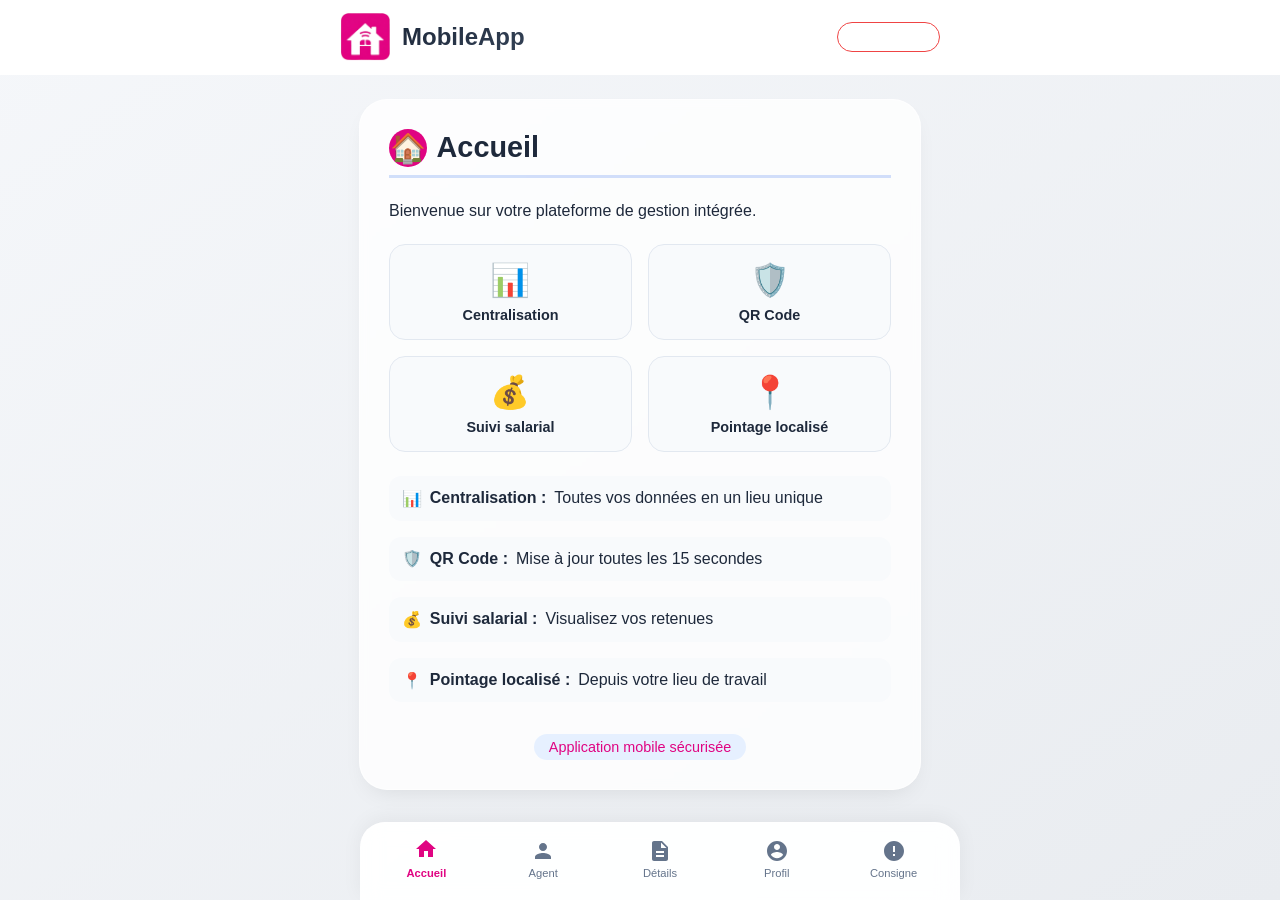
<file: index.html>
<!DOCTYPE html>
<html lang="fr">
<head>
    <meta charset="UTF-8">
    <meta name="viewport" content="width=device-width, initial-scale=1.0">
    <title>MobileApp - Accueil</title>
    <link rel="shortcut icon" href="./SRC/IMG/logo.png" type="image/x-icon">
    <link rel="stylesheet" href="style.css">
    <style>
        .features-grid {
            display: grid;
            grid-template-columns: repeat(2, 1fr);
            gap: 1rem;
            margin: 1.5rem 0;
        }

        .feature-card {
            background: #f8fafc;
            border-radius: 16px;
            padding: 1rem;
            text-align: center;
            border: 1px solid #e2e8f0;
            transition: all 0.2s;
        }

        .feature-card:hover {
            transform: translateY(-2px);
            box-shadow: 0 4px 12px rgba(0,0,0,0.1);
        }

        .feature-icon {
            font-size: 2rem;
            margin-bottom: 0.5rem;
        }

        .feature-title {
            font-weight: 600;
            font-size: 0.9rem;
        }

        .badge {
            background: #e6f0ff;
            color: #e00482;
            padding: 0.3rem 0.9rem;
            border-radius: 30px;
            font-size: 0.9rem;
            display: inline-block;
        }

        .info-list {
            list-style: none;
        }

        .info-list li {
            margin-bottom: 1rem;
            padding: 0.8rem;
            background: #f8fafc;
            border-radius: 12px;
            display: flex;
            align-items: center;
            gap: 0.5rem;
        }

        @media (max-width: 480px) {
            .features-grid {
                grid-template-columns: 1fr;
            }
        }
        a{
            text-decoration:none;
        }
    </style>
</head>
<body>
    <header>
        <div class="header-container">
            <div class="logo">
                <img src="./SRC/IMG/logo.png " width="50px">
                <span class="logo-text">MobileApp</span>
            </div>
            <div id="userHeaderInfo"></div>
        </div>
    </header>

    <main>
        <section class="section-card">
            <h2 class="section-title"><span>🏠</span> Accueil</h2>
            <div class="section-content">
                <p>Bienvenue sur votre plateforme de gestion intégrée.</p>
                
                <div class="features-grid">
                    <div class="feature-card">
                        <div class="feature-icon">📊</div>
                        <div class="feature-title">Centralisation</div>
                    </div>
                    <div class="feature-card">
                        <div class="feature-icon">🛡️</div>
                        <div class="feature-title">QR Code</div>
                    </div>
                    <div class="feature-card">
                        <div class="feature-icon">💰</div>
                        <div class="feature-title">Suivi salarial</div>
                    </div>
                    <div class="feature-card">
                        <div class="feature-icon">📍</div>
                        <div class="feature-title">Pointage localisé</div>
                    </div>
                </div>

                <ul class="info-list">
                    <li>📊 <strong>Centralisation :</strong> Toutes vos données en un lieu unique</li>
                    <li>🛡️ <strong>QR Code :</strong> Mise à jour toutes les 15 secondes</li>
                    <li>💰 <strong>Suivi salarial :</strong> Visualisez vos retenues</li>
                    <li>📍 <strong>Pointage localisé :</strong> Depuis votre lieu de travail</li>
                </ul>

                <div style="text-align: center; margin-top: 2rem;">
                    <span class="badge">Application mobile sécurisée</span>
                </div>
            </div>
        </section>
    </main>

    <!-- Navigation bas type WhatsApp -->
    <nav class="bottom-nav">
        <a href="index.html" class="nav-item active" id="nav-home">
            <svg viewBox="0 0 24 24">
                <path d="M10 20v-6h4v6h5v-8h3L12 3 2 12h3v8z"/>
            </svg>
            <span>Accueil</span>
        </a>
        <a href="agent.html" class="nav-item" id="nav-agent">
            <svg viewBox="0 0 24 24">
                <path d="M12 12c2.21 0 4-1.79 4-4s-1.79-4-4-4-4 1.79-4 4 1.79 4 4 4zm0 2c-2.67 0-8 1.34-8 4v2h16v-2c0-2.66-5.33-4-8-4z"/>
            </svg>
            <span>Agent</span>
        </a>
        <a href="detaille.html" class="nav-item" id="nav-detail">
            <svg viewBox="0 0 24 24">
                <path d="M14 2H6c-1.1 0-1.99.9-1.99 2L4 20c0 1.1.89 2 1.99 2H18c1.1 0 2-.9 2-2V8l-6-6zm2 16H8v-2h8v2zm0-4H8v-2h8v2zm-3-5V3.5L18.5 9H13z"/>
            </svg>
            <span>Détails</span>
        </a>
        <!-- Dans la navigation bottom-nav de chaque page -->
        <a href="profil.html" class="nav-item" id="nav-profil">
            <svg viewBox="0 0 24 24">
                <path d="M12 2C6.48 2 2 6.48 2 12s4.48 10 10 10 10-4.48 10-10S17.52 2 12 2zm0 3c1.66 0 3 1.34 3 3s-1.34 3-3 3-3-1.34-3-3 1.34-3 3-3zm0 14.2c-2.5 0-4.71-1.28-6-3.22.03-1.99 4-3.08 6-3.08 1.99 0 5.97 1.09 6 3.08-1.29 1.94-3.5 3.22-6 3.22z"/>
            </svg>
            <span>Profil</span>
        </a>
        <a href="consigne.html" class="nav-item" id="nav-consigne">
            <svg viewBox="0 0 24 24">
                <path d="M12 2C6.48 2 2 6.48 2 12s4.48 10 10 10 10-4.48 10-10S17.52 2 12 2zm1 15h-2v-2h2v2zm0-4h-2V7h2v6z"/>
            </svg>
            <span>Consigne</span>
        </a>
    </nav>

    <script>
        const SessionManager = {
            get(key) {
                let value = localStorage.getItem(key);
                if (!value) value = sessionStorage.getItem(key);
                return value ? JSON.parse(value) : null;
            },
            clear() {
                localStorage.clear();
                sessionStorage.clear();
            }
        };

        const userData = SessionManager.get('user');
        const headerInfo = document.getElementById('userHeaderInfo');
        
        if (userData) {
            const fullName = [userData.nom, userData.prenom].filter(Boolean).join(' ');
            headerInfo.innerHTML = `
                <button class="btn-logout" id="logoutBtn">
                    <svg width="16" height="16" viewBox="0 0 24 24" fill="currentColor">
                        <path d="M17 7l-1.41 1.41L18.17 11H8v2h10.17l-2.58 2.59L17 17l5-5zM4 5h8V3H4c-1.1 0-2 .9-2 2v14c0 1.1.9 2 2 2h8v-2H4V5z"/>
                    </svg>
                    Quitter
                </button>
            `;
        } else {
            headerInfo.innerHTML ='<a href="connexion.html" class="btn-logout" style="border-color:1px solid #2563eb; background-color: #e00482git ;color:white;">Connexion</a>';
        }

        document.addEventListener('click', (e) => {
            if (e.target.id === 'logoutBtn' || e.target.closest('#logoutBtn')) {
                SessionManager.clear();
                fetch('API/connexion/logout.php')
                    .finally(() => {
                        window.location.replace('connexion.html');
                    });
            }
        });
    </script>
</body>
</html>
</file>
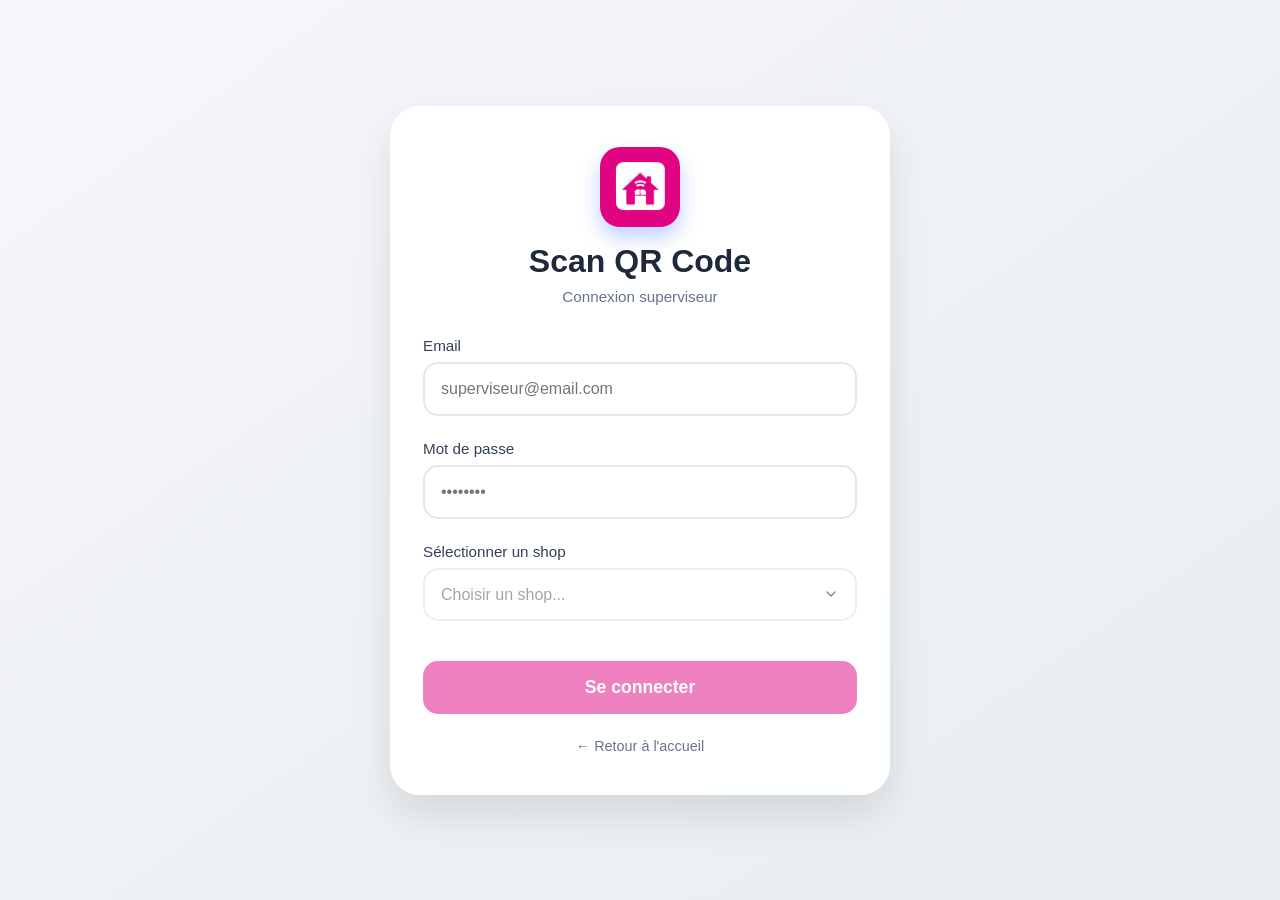
<file: SCAN/index.html>
<!DOCTYPE html>
<html lang="fr">
<head>
    <meta charset="UTF-8">
    <meta name="viewport" content="width=device-width, initial-scale=1.0">
    <title>Connexion Superviseur - Scan QR</title>
    <link rel="shortcut icon" href="../SRC/IMG/logo.png" type="image/x-icon">
    <style>
        * {
            margin: 0;
            padding: 0;
            box-sizing: border-box;
        }

        body {
            font-family: 'Segoe UI', Roboto, sans-serif;
            background: linear-gradient(145deg, #f5f7fa 0%, #e9ecf0 100%);
            min-height: 100vh;
            display: flex;
            align-items: center;
            justify-content: center;
            padding: 1rem;
        }

        .login-container {
            max-width: 500px;
            width: 100%;
            background: rgba(255,255,255,0.95);
            backdrop-filter: blur(10px);
            border-radius: 30px;
            padding: 2.5rem 2rem;
            box-shadow: 0 20px 40px rgba(0,0,0,0.1);
            border: 1px solid rgba(255,255,255,0.6);
            animation: fadeIn 0.5s ease;
        }

        @keyframes fadeIn {
            from { opacity: 0; transform: translateY(-20px); }
            to { opacity: 1; transform: translateY(0); }
        }

        .login-header {
            text-align: center;
            margin-bottom: 2rem;
        }

        .logo {
            width: 80px;
            height: 80px;
            background: linear-gradient(135deg, #e00482, #e00482);
            border-radius: 20px;
            display: flex;
            align-items: center;
            justify-content: center;
            margin: 0 auto 1rem;
            box-shadow: 0 10px 20px rgba(37,99,235,0.3);
        }

        .logo svg {
            width: 50px;
            height: 50px;
            fill: white;
        }

        .login-header h1 {
            font-size: 2rem;
            color: #1e293b;
            margin-bottom: 0.5rem;
        }

        .login-header p {
            color: #64748b;
            font-size: 0.95rem;
        }

        .form-group {
            margin-bottom: 1.5rem;
        }

        .form-group label {
            display: block;
            margin-bottom: 0.5rem;
            font-weight: 500;
            color: #334155;
            font-size: 0.95rem;
        }

        .form-group input, .form-group select {
            width: 100%;
            padding: 1rem;
            border: 2px solid #e2e8f0;
            border-radius: 15px;
            font-size: 1rem;
            transition: all 0.3s;
            background: white;
        }

        .form-group input:focus, .form-group select:focus {
            outline: none;
            border-color: #e00482;
            box-shadow: 0 0 0 3px rgba(37,99,235,0.1);
        }

        .form-group select {
            cursor: pointer;
            appearance: none;
            background-image: url("data:image/svg+xml,%3Csvg xmlns='http://www.w3.org/2000/svg' width='16' height='16' viewBox='0 0 24 24' fill='none' stroke='%23475569' stroke-width='2' stroke-linecap='round' stroke-linejoin='round'%3E%3Cpolyline points='6 9 12 15 18 9'%3E%3C/polyline%3E%3C/svg%3E");
            background-repeat: no-repeat;
            background-position: right 1rem center;
            background-size: 1rem;
        }

        .btn-login {
            width: 100%;
            padding: 1rem;
            background: linear-gradient(135deg, #e00482, #e00482);
            border: none;
            border-radius: 15px;
            color: white;
            font-size: 1.1rem;
            font-weight: 600;
            cursor: pointer;
            transition: all 0.3s;
            margin-top: 1rem;
        }

        .btn-login:hover:not(:disabled) {
            transform: translateY(-2px);
            box-shadow: 0 10px 20px rgba(37,99,235,0.3);
        }

        .btn-login:disabled {
            opacity: 0.5;
            cursor: not-allowed;
        }

        .alert {
            padding: 1rem;
            border-radius: 12px;
            margin-bottom: 1.5rem;
            animation: slideIn 0.3s ease;
        }

        .alert-error {
            background: #fee2e2;
            border-left: 4px solid #ef4444;
            color: #b91c1c;
        }

        .alert-success {
            background: #dcfce7;
            border-left: 4px solid #22c55e;
            color: #166534;
        }

        .loading-spinner {
            display: inline-block;
            width: 20px;
            height: 20px;
            border: 3px solid rgba(255,255,255,0.3);
            border-radius: 50%;
            border-top-color: white;
            animation: spin 1s ease-in-out infinite;
            margin-right: 0.5rem;
        }

        @keyframes spin {
            to { transform: rotate(360deg); }
        }

        @keyframes slideIn {
            from { opacity: 0; transform: translateY(-10px); }
            to { opacity: 1; transform: translateY(0); }
        }

        .shop-loading {
            text-align: center;
            padding: 1rem;
            color: #64748b;
            display: flex;
            align-items: center;
            justify-content: center;
            gap: 0.5rem;
        }

        .back-link {
            display: block;
            text-align: center;
            margin-top: 1.5rem;
            color: #64748b;
            text-decoration: none;
            font-size: 0.9rem;
            transition: color 0.2s;
        }

        .back-link:hover {
            color: #e00482;
        }

        @media (max-width: 480px) {
            .login-container {
                padding: 1.5rem;
            }
        }
    </style>
</head>
<body>
    <div class="login-container">
        <div class="login-header">
            <div class="logo">
                <img src="../SRC/IMG/logo_blanc.png " width="50px">
            </div>
            <h1>Scan QR Code</h1>
            <p>Connexion superviseur</p>
        </div>

        <div id="alertContainer"></div>

        <form id="loginForm">
            <div class="form-group">
                <label for="email">Email</label>
                <input type="email" id="email" name="email" placeholder="superviseur@email.com" required>
            </div>

            <div class="form-group">
                <label for="password">Mot de passe</label>
                <input type="password" id="password" name="password" placeholder="••••••••" required>
            </div>

            <div class="form-group">
                <label for="shop">Sélectionner un shop</label>
                <select id="shop" name="shop_id" required disabled>
                    <option value="">Choisir un shop...</option>
                </select>
                <div id="shopLoading" class="shop-loading" style="display: none;">
                    <div class="loading-spinner" style="border-top-color: #2563eb;"></div>
                    Chargement des shops...
                </div>
            </div>

            <button type="submit" id="submitBtn" class="btn-login" disabled>
                Se connecter
            </button>
        </form>

        <a href="../index.html" class="back-link">← Retour à l'accueil</a>
    </div>

    <script>
        const emailInput = document.getElementById('email');
        const passwordInput = document.getElementById('password');
        const shopSelect = document.getElementById('shop');
        const shopLoading = document.getElementById('shopLoading');
        const submitBtn = document.getElementById('submitBtn');
        const alertContainer = document.getElementById('alertContainer');
        let shopsLoaded = false;

        // Vérifier si déjà connecté
        async function checkExistingSession() {
            try {
                const response = await fetch('api/check_session.php');
                const data = await response.json();
                
                if (data.success && data.logged_in) {
                    window.location.href = 'scan.html';
                }
            } catch (error) {
                console.error('Erreur:', error);
            }
        }
        checkExistingSession();

        function showAlert(message, type) {
            alertContainer.innerHTML = `
                <div class="alert alert-${type}">
                    ${message}
                </div>
            `;
            setTimeout(() => alertContainer.innerHTML = '', 5000);
        }

        function setLoading(isLoading) {
            submitBtn.disabled = isLoading;
            submitBtn.innerHTML = isLoading ? 
                '<span class="loading-spinner"></span>Connexion...' : 
                'Se connecter';
        }

        // Charger les shops quand l'email change
        let timeoutId;
        emailInput.addEventListener('input', function() {
            clearTimeout(timeoutId);
            const email = this.value.trim();
            
            if (email.length > 5 && email.includes('@')) {
                timeoutId = setTimeout(() => loadShops(email), 500);
            } else {
                shopSelect.innerHTML = '<option value="">Choisir un shop...</option>';
                shopSelect.disabled = true;
                submitBtn.disabled = true;
                shopsLoaded = false;
            }
        });

        function loadShops(email) {
            shopSelect.style.display = 'none';
            shopLoading.style.display = 'flex';
            shopSelect.disabled = true;
            submitBtn.disabled = true;
            shopsLoaded = false;

            fetch(`api/login.php?action=get_shops&email=${encodeURIComponent(email)}`)
                .then(res => res.json())
                .then(data => {
                    shopLoading.style.display = 'none';
                    shopSelect.style.display = 'block';
                    
                    if (data.success && data.shops && data.shops.length > 0) {
                        shopSelect.innerHTML = '<option value="">Sélectionner un shop...</option>' +
                            data.shops.map(shop => 
                                `<option value="${shop.id}">${shop.nom} - ${shop.adresse || 'Magasin'}</option>`
                            ).join('');
                        shopSelect.disabled = false;
                        shopsLoaded = true;
                        checkFormValidity();
                    } else {
                        shopSelect.innerHTML = '<option value="">Aucun shop trouvé</option>';
                        showAlert('Aucun shop associé à cet email', 'error');
                        shopsLoaded = false;
                    }
                })
                .catch(error => {
                    console.error('Erreur:', error);
                    shopLoading.style.display = 'none';
                    shopSelect.style.display = 'block';
                    shopSelect.innerHTML = '<option value="">Erreur de chargement</option>';
                    showAlert('Erreur de chargement des shops', 'error');
                });
        }

        function checkFormValidity() {
            const email = emailInput.value.trim();
            const password = passwordInput.value.trim();
            const shop = shopSelect.value;
            
            submitBtn.disabled = !(email && password && shop && shopsLoaded);
        }

        emailInput.addEventListener('input', checkFormValidity);
        passwordInput.addEventListener('input', checkFormValidity);
        shopSelect.addEventListener('change', checkFormValidity);

        document.getElementById('loginForm').addEventListener('submit', async function(e) {
            e.preventDefault();
            
            const formData = new FormData();
            formData.append('email', emailInput.value.trim());
            formData.append('password', passwordInput.value);
            formData.append('shop_id', shopSelect.value);

            setLoading(true);

            try {
                const response = await fetch('api/login.php', {
                    method: 'POST',
                    body: formData
                });
                const data = await response.json();
                
                if (data.success) {
                    showAlert('Connexion réussie! Redirection...', 'success');
                    setTimeout(() => {
                        window.location.href = 'scan.html';
                    }, 1500);
                } else {
                    showAlert(data.message || 'Erreur de connexion', 'error');
                    setLoading(false);
                }
            } catch (error) {
                console.error('Erreur:', error);
                showAlert('Erreur de connexion au serveur', 'error');
                setLoading(false);
            }
        });
    </script>
</body>
</html>
</file>
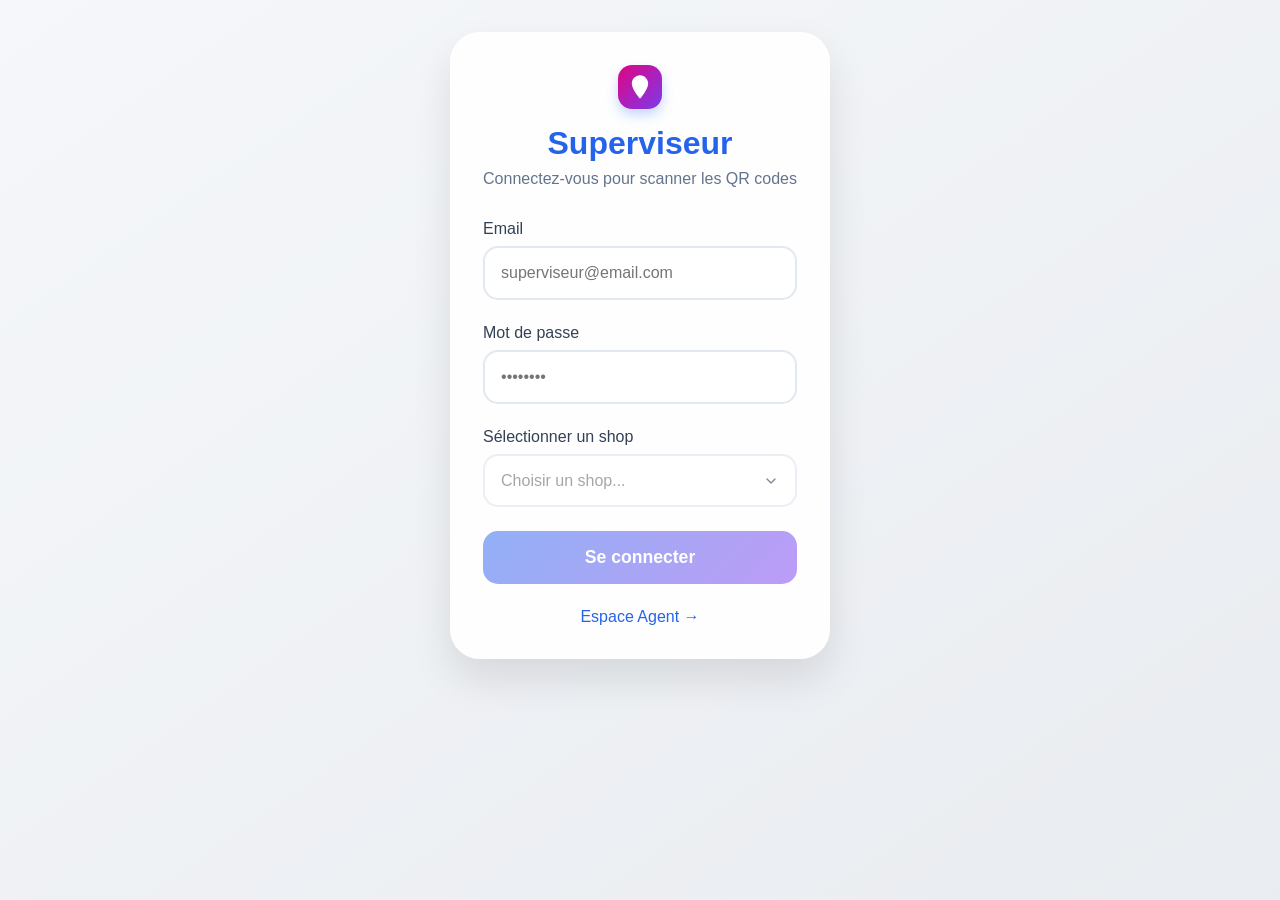
<file: superviseur/index.html>
<!DOCTYPE html>
<html lang="fr">
<head>
    <meta charset="UTF-8">
    <meta name="viewport" content="width=device-width, initial-scale=1.0">
    <title>Connexion Superviseur - MobileApp</title>
    <link rel="stylesheet" href="../style.css">
    <style>
        body {
            background: linear-gradient(145deg, #f5f7fa 0%, #e9ecf0 100%);
            min-height: 100vh;
            display: flex;
            flex-direction: column;
        }

        .login-container {
            max-width: 500px;
            margin: 2rem auto;
            padding: 2rem;
            background: rgba(255,255,255,0.9);
            backdrop-filter: blur(10px);
            border-radius: 30px;
            box-shadow: 0 20px 40px rgba(0,0,0,0.1);
            border: 1px solid rgba(255,255,255,0.6);
        }

        .login-header {
            text-align: center;
            margin-bottom: 2rem;
        }

        .login-header h1 {
            font-size: 2rem;
            color: #2563eb;
            margin-bottom: 0.5rem;
        }

        .login-header p {
            color: #64748b;
        }

        .form-group {
            margin-bottom: 1.5rem;
        }

        .form-group label {
            display: block;
            margin-bottom: 0.5rem;
            font-weight: 500;
            color: #334155;
        }

        .form-group input, .form-group select {
            width: 100%;
            padding: 1rem;
            border: 2px solid #e2e8f0;
            border-radius: 15px;
            font-size: 1rem;
            transition: all 0.3s;
            background: white;
        }

        .form-group input:focus, .form-group select:focus {
            outline: none;
            border-color: #2563eb;
            box-shadow: 0 0 0 3px rgba(37,99,235,0.1);
        }

        .form-group select {
            cursor: pointer;
            appearance: none;
            background-image: url("data:image/svg+xml,%3Csvg xmlns='http://www.w3.org/2000/svg' width='16' height='16' viewBox='0 0 24 24' fill='none' stroke='%23475569' stroke-width='2' stroke-linecap='round' stroke-linejoin='round'%3E%3Cpolyline points='6 9 12 15 18 9'%3E%3C/polyline%3E%3C/svg%3E");
            background-repeat: no-repeat;
            background-position: right 1rem center;
            background-size: 1rem;
        }

        .btn-login {
            width: 100%;
            padding: 1rem;
            background: linear-gradient(135deg, #2563eb, #7c3aed);
            border: none;
            border-radius: 15px;
            color: white;
            font-size: 1.1rem;
            font-weight: 600;
            cursor: pointer;
            transition: all 0.3s;
        }

        .btn-login:hover:not(:disabled) {
            transform: translateY(-2px);
            box-shadow: 0 10px 20px rgba(37,99,235,0.3);
        }

        .btn-login:disabled {
            opacity: 0.5;
            cursor: not-allowed;
        }

        .alert {
            padding: 1rem;
            border-radius: 12px;
            margin-bottom: 1.5rem;
            animation: slideIn 0.3s ease;
        }

        .alert-error {
            background: #fee2e2;
            border-left: 4px solid #ef4444;
            color: #b91c1c;
        }

        .alert-success {
            background: #dcfce7;
            border-left: 4px solid #22c55e;
            color: #166534;
        }

        .loading-spinner {
            display: inline-block;
            width: 20px;
            height: 20px;
            border: 3px solid rgba(255,255,255,0.3);
            border-radius: 50%;
            border-top-color: white;
            animation: spin 1s ease-in-out infinite;
            margin-right: 0.5rem;
        }

        @keyframes spin {
            to { transform: rotate(360deg); }
        }

        @keyframes slideIn {
            from { opacity: 0; transform: translateY(-10px); }
            to { opacity: 1; transform: translateY(0); }
        }

        .shop-loading {
            text-align: center;
            padding: 1rem;
            color: #64748b;
        }

        @media (max-width: 768px) {
            .login-container {
                margin: 1rem;
                padding: 1.5rem;
            }
        }
    </style>
</head>
<body>
    <div class="login-container">
        <div class="login-header">
            <div class="logo-img" style="margin: 0 auto 1rem;">
                <svg viewBox="0 0 24 24" width="60" height="60">
                    <path d="M12 2C8.13 2 5 5.13 5 9c0 5.25 7 13 7 13s7-7.75 7-13c0-3.87-3.13-7-7-7z"/>
                </svg>
            </div>
            <h1>Superviseur</h1>
            <p>Connectez-vous pour scanner les QR codes</p>
        </div>

        <div id="alertContainer"></div>

        <form id="loginForm">
            <div class="form-group">
                <label for="email">Email</label>
                <input type="email" id="email" name="email" placeholder="superviseur@email.com" required>
            </div>

            <div class="form-group">
                <label for="password">Mot de passe</label>
                <input type="password" id="password" name="password" placeholder="••••••••" required>
            </div>

            <div class="form-group">
                <label for="shop">Sélectionner un shop</label>
                <select id="shop" name="shop_id" required disabled>
                    <option value="">Choisir un shop...</option>
                </select>
                <div id="shopLoading" class="shop-loading" style="display: none;">
                    <div class="loading-spinner" style="border-top-color: #2563eb;"></div>
                    Chargement des shops...
                </div>
            </div>

            <button type="submit" id="submitBtn" class="btn-login" disabled>
                Se connecter
            </button>
        </form>

        <div style="text-align: center; margin-top: 1.5rem;">
            <a href="../connexion.html" style="color: #2563eb; text-decoration: none;">Espace Agent →</a>
        </div>
    </div>

    <script>
        const emailInput = document.getElementById('email');
        const passwordInput = document.getElementById('password');
        const shopSelect = document.getElementById('shop');
        const shopLoading = document.getElementById('shopLoading');
        const submitBtn = document.getElementById('submitBtn');
        const alertContainer = document.getElementById('alertContainer');
        let shopsLoaded = false;

        function showAlert(message, type) {
            alertContainer.innerHTML = `
                <div class="alert alert-${type}">
                    ${message}
                </div>
            `;
            setTimeout(() => alertContainer.innerHTML = '', 5000);
        }

        function setLoading(isLoading) {
            submitBtn.disabled = isLoading;
            submitBtn.innerHTML = isLoading ? 
                '<span class="loading-spinner"></span>Connexion...' : 
                'Se connecter';
        }

        // Charger les shops quand l'email change
        let timeoutId;
        emailInput.addEventListener('input', function() {
            clearTimeout(timeoutId);
            const email = this.value.trim();
            
            if (email.length > 5 && email.includes('@')) {
                timeoutId = setTimeout(() => loadShops(email), 500);
            } else {
                shopSelect.innerHTML = '<option value="">Choisir un shop...</option>';
                shopSelect.disabled = true;
                submitBtn.disabled = true;
            }
        });

        function loadShops(email) {
            shopSelect.style.display = 'none';
            shopLoading.style.display = 'block';
            shopSelect.disabled = true;
            submitBtn.disabled = true;

            fetch(`login.php?action=get_shops&email=${encodeURIComponent(email)}`)
                .then(res => res.json())
                .then(data => {
                    shopLoading.style.display = 'none';
                    shopSelect.style.display = 'block';
                    
                    if (data.success && data.shops.length > 0) {
                        shopSelect.innerHTML = '<option value="">Sélectionner un shop...</option>' +
                            data.shops.map(shop => 
                                `<option value="${shop.id}">${shop.nom} - ${shop.adresse}</option>`
                            ).join('');
                        shopSelect.disabled = false;
                        shopsLoaded = true;
                        checkFormValidity();
                    } else {
                        shopSelect.innerHTML = '<option value="">Aucun shop trouvé</option>';
                        showAlert('Aucun shop associé à cet email', 'error');
                    }
                })
                .catch(error => {
                    shopLoading.style.display = 'none';
                    shopSelect.style.display = 'block';
                    showAlert('Erreur de chargement des shops', 'error');
                });
        }

        function checkFormValidity() {
            const email = emailInput.value.trim();
            const password = passwordInput.value.trim();
            const shop = shopSelect.value;
            
            submitBtn.disabled = !(email && password && shop && shopsLoaded);
        }

        emailInput.addEventListener('input', checkFormValidity);
        passwordInput.addEventListener('input', checkFormValidity);
        shopSelect.addEventListener('change', checkFormValidity);

        document.getElementById('loginForm').addEventListener('submit', function(e) {
            e.preventDefault();
            
            const formData = new FormData();
            formData.append('email', emailInput.value.trim());
            formData.append('password', passwordInput.value);
            formData.append('shop_id', shopSelect.value);

            setLoading(true);

            fetch('login.php', {
                method: 'POST',
                body: formData
            })
            .then(res => res.json())
            .then(data => {
                if (data.success) {
                    showAlert('Connexion réussie! Redirection...', 'success');
                    setTimeout(() => {
                        window.location.href = data.redirect;
                    }, 1500);
                } else {
                    showAlert(data.message || 'Erreur de connexion', 'error');
                    setLoading(false);
                }
            })
            .catch(error => {
                showAlert('Erreur de connexion au serveur', 'error');
                setLoading(false);
            });
        });
    </script>
</body>
</html>
</file>
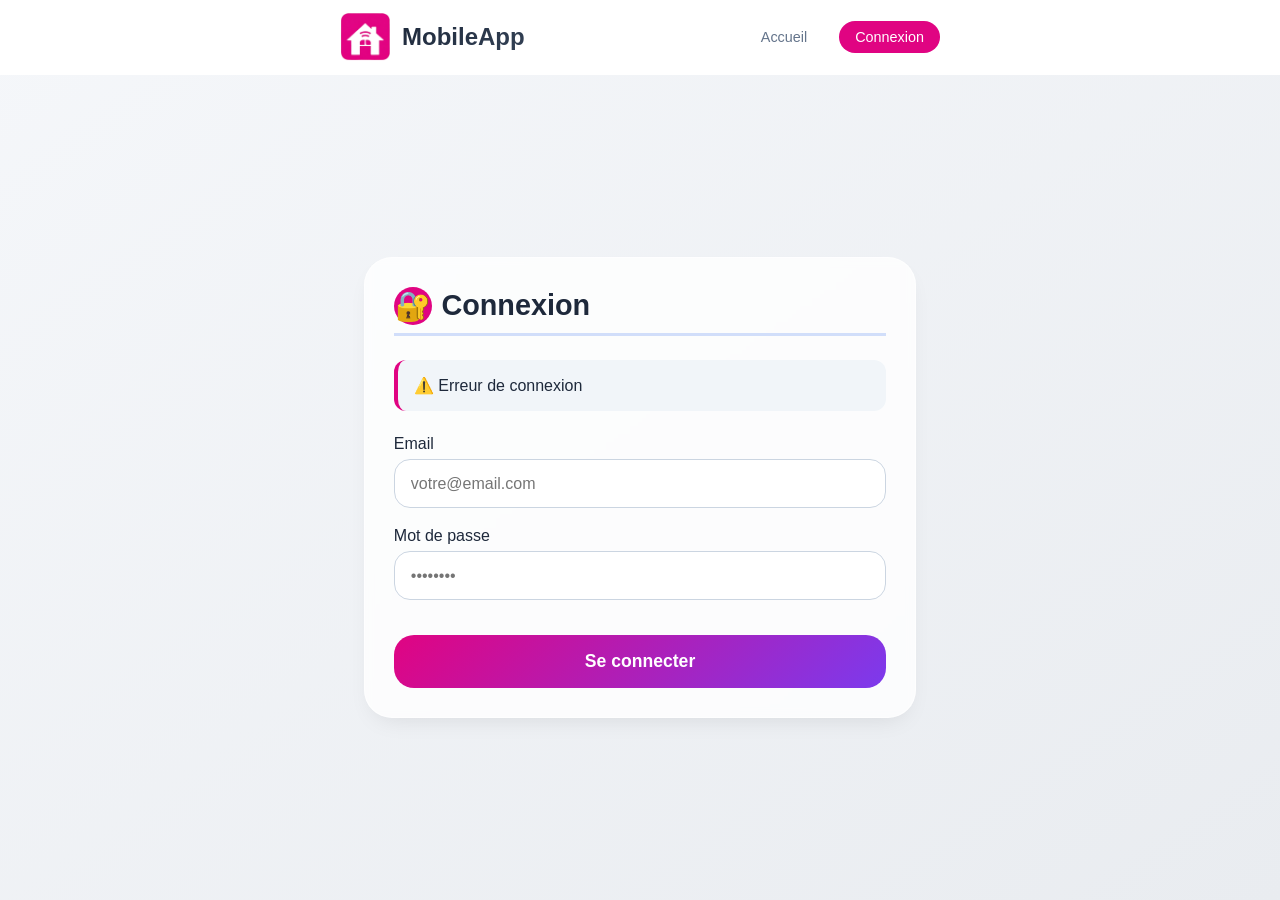
<file: connexion.html>
<!DOCTYPE html>
<html lang="fr">
<head>
    <meta charset="UTF-8">
    <meta name="viewport" content="width=device-width, initial-scale=1.0">
    <link rel="shortcut icon" href="./SRC/IMG/logo.png" type="image/x-icon">
    <title>Connexion - MobileApp</title>
    <style>
        * {
            margin: 0;
            padding: 0;
            box-sizing: border-box;
        }

        body {
            font-family: 'Segoe UI', Roboto, sans-serif;
            background: linear-gradient(145deg, #f5f7fa 0%, #e9ecf0 100%);
            color: #1e293b;
            min-height: 100vh;
            display: flex;
            flex-direction: column;
        }

        /* Header avec nav */
        header {
            background: rgba(255,255,255,0.95);
            backdrop-filter: blur(8px);
            padding: 0.8rem 1.2rem;
            border-bottom: 1px solid rgba(255,255,255,0.7);
            position: sticky;
            top: 0;
            z-index: 100;
        }

        .header-container {
            display: flex;
            align-items: center;
            justify-content: space-between;
            max-width: 600px;
            margin: 0 auto;
        }

        .logo {
            display: flex;
            align-items: center;
            gap: 0.75rem;
        }

        .logo-img {
            width: 44px;
            height: 44px;
            background: linear-gradient(135deg, #e00482, #7c3aed);
            border-radius: 14px;
            display: flex;
            align-items: center;
            justify-content: center;
            box-shadow: 0 6px 12px rgba(37,99,235,0.25);
        }

        .logo-img svg {
            width: 28px;
            height: 28px;
            fill: white;
        }

        .logo-text {
            font-size: 1.5rem;
            font-weight: 600;
            background: linear-gradient(145deg, #1e293b, #334155);
            -webkit-background-clip: text;
            -webkit-text-fill-color: transparent;
        }

        /* Navigation */
        .nav-menu {
            display: flex;
            gap: 1rem;
        }

        .nav-link {
            color: #64748b;
            text-decoration: none;
            font-size: 0.9rem;
            font-weight: 500;
            padding: 0.5rem 1rem;
            border-radius: 30px;
            transition: all 0.2s;
        }

        .nav-link:hover {
            background: #f1f5f9;
            color: #e00482;
        }

        .nav-link.active {
            background: #e00482;
            color: white;
        }

        /* Main */
        main {
            flex: 1;
            padding: 1.5rem;
            max-width: 600px;
            margin: 0 auto;
            width: 100%;
            display: flex;
            align-items: center;
        }

        .section-card {
            background: rgba(255,255,255,0.8);
            backdrop-filter: blur(4px);
            border-radius: 28px;
            padding: 1.8rem;
            width: 100%;
            box-shadow: 0 10px 25px -10px rgba(0,0,0,0.1);
            border: 1px solid rgba(255,255,255,0.6);
        }

        .section-title {
            font-size: 1.8rem;
            font-weight: 600;
            margin-bottom: 1.5rem;
            display: flex;
            align-items: center;
            gap: 0.6rem;
            border-bottom: 3px solid rgba(37,99,235,0.2);
            padding-bottom: 0.5rem;
        }

        .section-title span {
            background: #e00482;
            color: white;
            width: 38px;
            height: 38px;
            display: flex;
            align-items: center;
            justify-content: center;
            border-radius: 50%;
        }

        .status-message {
            background: #f1f5f9;
            border-left: 4px solid #e00482;
            padding: 1rem;
            border-radius: 12px;
            margin-bottom: 1.5rem;
        }

        .status-on { color: #16a34a; font-weight: 600; }
        .status-off { color: #dc2626; font-weight: 600; }

        .form-group {
            margin-bottom: 1.2rem;
        }

        .form-group label {
            display: block;
            margin-bottom: 0.4rem;
            font-weight: 500;
        }

        .form-group input {
            width: 100%;
            padding: 0.9rem 1rem;
            border: 1px solid #cbd5e1;
            border-radius: 16px;
            font-size: 1rem;
            transition: all 0.2s;
        }

        .form-group input:focus {
            outline: none;
            border-color: #e00482;
            box-shadow: 0 0 0 3px rgba(37,99,235,0.1);
        }

        .btn-submit {
            width: 100%;
            padding: 1rem;
            background: linear-gradient(135deg, #e00482, #7c3aed);
            border: none;
            border-radius: 20px;
            color: white;
            font-size: 1.1rem;
            font-weight: 600;
            cursor: pointer;
            transition: all 0.2s;
            margin-top: 1rem;
        }

        .btn-submit:hover:not(:disabled) {
            transform: translateY(-2px);
            box-shadow: 0 10px 20px rgba(37,99,235,0.3);
        }

        .btn-submit:disabled {
            opacity: 0.5;
            cursor: not-allowed;
        }

        .alert {
            padding: 1rem;
            border-radius: 12px;
            margin-bottom: 1rem;
            animation: slideIn 0.3s ease;
        }

        .alert-error {
            background: #fee2e2;
            border-left: 4px solid #ef4444;
            color: #b91c1c;
        }

        .alert-success {
            background: #dcfce7;
            border-left: 4px solid #22c55e;
            color: #166534;
        }

        @keyframes slideIn {
            from { opacity: 0; transform: translateY(-10px); }
            to { opacity: 1; transform: translateY(0); }
        }
        a{
            text-decoration: none;
        }
    </style>
</head>
<body>
    <header>
        <div class="header-container">
           <div class="logo">
                <img src="./SRC/IMG/logo.png " width="50px">
                <span class="logo-text">MobileApp</span>
            </div>
            <nav class="nav-menu">
                <a href="index.html" class="nav-link">Accueil</a>
                <a href="connexion.html" class="nav-link active">Connexion</a>
            </nav>
        </div>
    </header>

    <main>
        <section class="section-card">
            <h2 class="section-title"><span>🔐</span> Connexion</h2>
            
            <div id="statusContainer" class="status-message">
                <span id="statusText">Vérification...</span>
            </div>

            <div id="alertContainer"></div>

            <form id="loginForm">
                <div class="form-group">
                    <label for="email">Email</label>
                    <input type="email" id="email" name="email" placeholder="votre@email.com" required>
                </div>
                
                <div class="form-group">
                    <label for="password">Mot de passe</label>
                    <input type="password" id="password" name="password" placeholder="••••••••" required>
                </div>

                <button type="submit" id="submitBtn" class="btn-submit">Se connecter</button>
            </form>
        </section>
    </main>

    <script>
        // Gestionnaire de session unifié
        const SessionManager = {
            set(key, value) {
                localStorage.setItem(key, JSON.stringify(value));
                sessionStorage.setItem(key, JSON.stringify(value));
            },
            
            get(key) {
                let value = localStorage.getItem(key);
                if (!value) value = sessionStorage.getItem(key);
                return value ? JSON.parse(value) : null;
            },
            
            clear() {
                localStorage.clear();
                sessionStorage.clear();
            },
            
            isLoggedIn() {
                return this.get('is_logged_in') === true && this.get('user') !== null;
            }
        };

        // Vérifier redirection
        if (SessionManager.isLoggedIn()) {
            window.location.replace('agent.html');
        }

        const loginForm = document.getElementById('loginForm');
        const emailInput = document.getElementById('email');
        const passwordInput = document.getElementById('password');
        const submitBtn = document.getElementById('submitBtn');
        const alertContainer = document.getElementById('alertContainer');
        const statusContainer = document.getElementById('statusContainer');
        const statusText = document.getElementById('statusText');

        function showAlert(message, type) {
            alertContainer.innerHTML = `
                <div class="alert alert-${type}">
                    ${message}
                </div>
            `;
            setTimeout(() => alertContainer.innerHTML = '', 5000);
        }

        function setLoading(isLoading) {
            submitBtn.disabled = isLoading;
            submitBtn.textContent = isLoading ? 'Connexion...' : 'Se connecter';
        }

        // Vérifier statut
        fetch('API/connexion/login.php?action=check_status')
            .then(res => res.json())
            .then(data => {
                if (data.success) {
                    const isOn = data.login_status === 'ON';
                    statusText.innerHTML = isOn ? 
                        '<span class="status-on">✅ Système ouvert</span>' : 
                        '<span class="status-off">⏰ Système fermé</span>';
                    
                    emailInput.disabled = !isOn;
                    passwordInput.disabled = !isOn;
                    submitBtn.disabled = !isOn;
                    
                    if (!isOn) {
                        showAlert('Système fermé - Connexions de 18h à 5h', 'error');
                    }
                }
            })
            .catch(() => {
                statusText.textContent = '⚠️ Erreur de connexion';
            });

        // Login
        loginForm.addEventListener('submit', (e) => {
            e.preventDefault();
            setLoading(true);

            const formData = new FormData();
            formData.append('email', emailInput.value);
            formData.append('password', passwordInput.value);

            fetch('API/connexion/login.php', { method: 'POST', body: formData })
                .then(res => res.json())
                .then(data => {
                    if (data.success) {
                        SessionManager.set('user', data.user);
                        SessionManager.set('is_logged_in', true);
                        
                        showAlert('Connexion réussie !', 'success');
                        
                        setTimeout(() => {
                            window.location.replace('agent.html');
                        }, 1000);
                    } else {
                        showAlert(data.message || 'Erreur', 'error');
                        setLoading(false);
                    }
                })
                .catch(() => {
                    showAlert('Erreur serveur', 'error');
                    setLoading(false);
                });
        });
    </script>
</body>
</html>
</file>
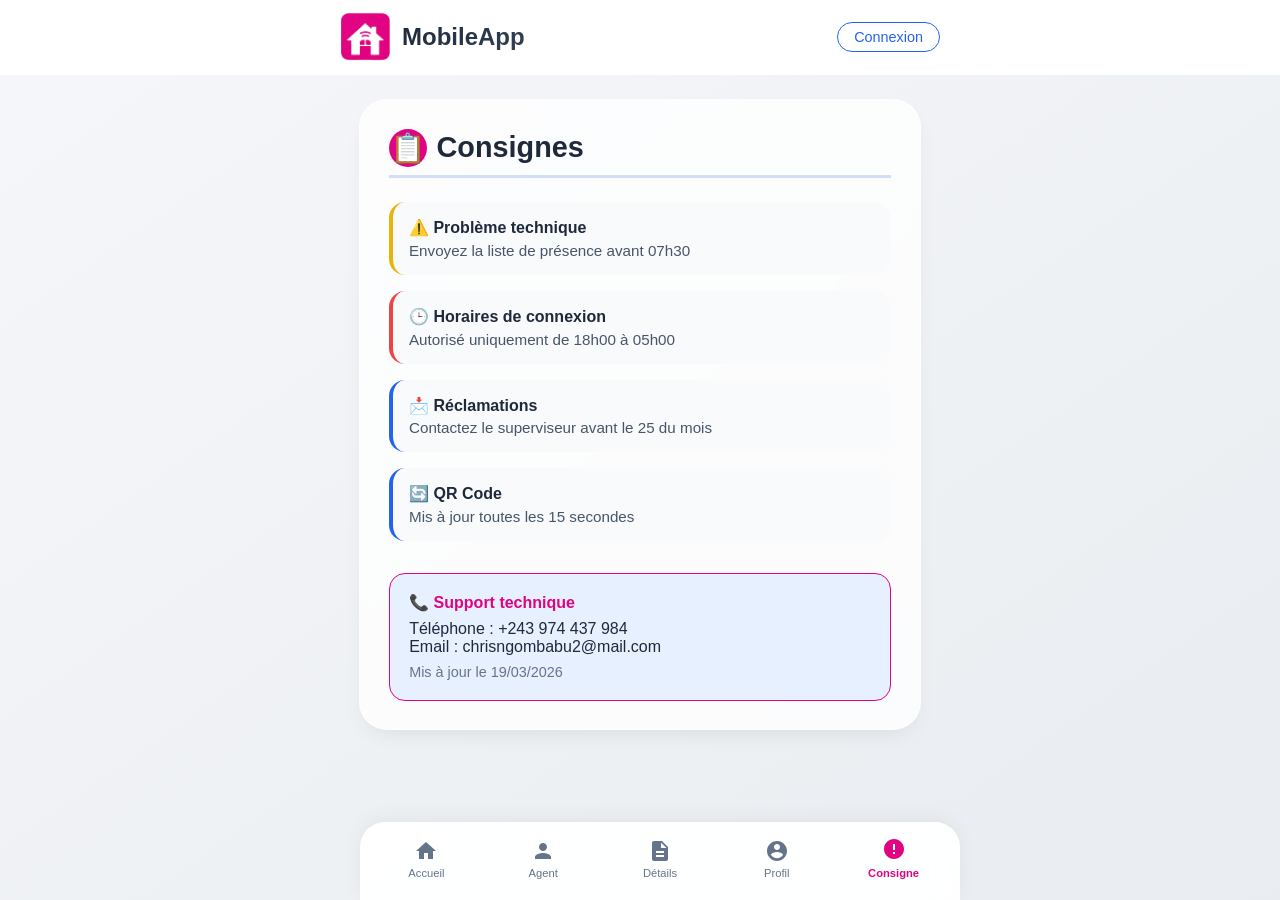
<file: consigne.html>
<!DOCTYPE html>
<html lang="fr">
<head>
    <meta charset="UTF-8">
    <meta name="viewport" content="width=device-width, initial-scale=1.0">
    <link rel="shortcut icon" href="./SRC/IMG/logo.png" type="image/x-icon">
    <title>Consignes - MobileApp</title>
    <link rel="stylesheet" href="style.css">
    <style>
        .consigne-list {
            list-style: none;
        }

        .consigne-item {
            margin-bottom: 1rem;
            padding: 1rem;
            background: #f8fafc;
            border-radius: 16px;
            border-left: 4px solid #2563eb;
        }

        .consigne-item.warning {
            border-left-color: #eab308;
        }

        .consigne-item.danger {
            border-left-color: #ef4444;
        }

        .consigne-title {
            font-weight: 600;
            margin-bottom: 0.3rem;
        }

        .consigne-text {
            color: #475569;
            font-size: 0.95rem;
        }

        .support-card {
            background: #e6f0ff;
            border-radius: 16px;
            padding: 1.2rem;
            margin-top: 2rem;
            border: 1px solid #e00482;
        }

        .support-title {
            font-weight: 600;
            color: #e00482;
            margin-bottom: 0.5rem;
        }
        a{
            text-decoration: none;
        }
    </style>
</head>
<body>
    <header>
        <div class="header-container">
          <div class="logo">
                <img src="./SRC/IMG/logo.png " width="50px">
                <span class="logo-text">MobileApp</span>
            </div>
            <div id="userHeaderInfo"></div>
        </div>
    </header>

    <main>
        <section class="section-card">
            <h2 class="section-title"><span>📋</span> Consignes</h2>
            
            <ul class="consigne-list">
                <li class="consigne-item warning">
                    <div class="consigne-title">⚠️ Problème technique</div>
                    <div class="consigne-text">Envoyez la liste de présence avant 07h30</div>
                </li>
                
                <li class="consigne-item danger">
                    <div class="consigne-title">🕒 Horaires de connexion</div>
                    <div class="consigne-text">Autorisé uniquement de 18h00 à 05h00</div>
                </li>
                
                <li class="consigne-item">
                    <div class="consigne-title">📩 Réclamations</div>
                    <div class="consigne-text">Contactez le superviseur avant le 25 du mois</div>
                </li>
                
                <li class="consigne-item">
                    <div class="consigne-title">🔄 QR Code</div>
                    <div class="consigne-text">Mis à jour toutes les 15 secondes</div>
                </li>
            </ul>

            <div class="support-card">
                <div class="support-title">📞 Support technique</div>
                <p>Téléphone : +243 974 437 984<br>
                Email : chrisngombabu2@mail.com</p>
                <div style="margin-top: 0.5rem; font-size: 0.9rem; color: #64748b;">
                    Mis à jour le 19/03/2026
                </div>
            </div>
        </section>
    </main>

    <!-- Navigation bas type WhatsApp -->
    <nav class="bottom-nav">
        <a href="index.html" class="nav-item" id="nav-home">
            <svg viewBox="0 0 24 24">
                <path d="M10 20v-6h4v6h5v-8h3L12 3 2 12h3v8z"/>
            </svg>
            <span>Accueil</span>
        </a>
        <a href="agent.html" class="nav-item" id="nav-agent">
            <svg viewBox="0 0 24 24">
                <path d="M12 12c2.21 0 4-1.79 4-4s-1.79-4-4-4-4 1.79-4 4 1.79 4 4 4zm0 2c-2.67 0-8 1.34-8 4v2h16v-2c0-2.66-5.33-4-8-4z"/>
            </svg>
            <span>Agent</span>
        </a>
        <a href="detaille.html" class="nav-item" id="nav-detail">
            <svg viewBox="0 0 24 24">
                <path d="M14 2H6c-1.1 0-1.99.9-1.99 2L4 20c0 1.1.89 2 1.99 2H18c1.1 0 2-.9 2-2V8l-6-6zm2 16H8v-2h8v2zm0-4H8v-2h8v2zm-3-5V3.5L18.5 9H13z"/>
            </svg>
            <span>Détails</span>
        </a>
        <!-- Dans la navigation bottom-nav de chaque page -->
        <a href="profil.html" class="nav-item" id="nav-profil">
            <svg viewBox="0 0 24 24">
                <path d="M12 2C6.48 2 2 6.48 2 12s4.48 10 10 10 10-4.48 10-10S17.52 2 12 2zm0 3c1.66 0 3 1.34 3 3s-1.34 3-3 3-3-1.34-3-3 1.34-3 3-3zm0 14.2c-2.5 0-4.71-1.28-6-3.22.03-1.99 4-3.08 6-3.08 1.99 0 5.97 1.09 6 3.08-1.29 1.94-3.5 3.22-6 3.22z"/>
            </svg>
            <span>Profil</span>
        </a>
        <a href="consigne.html" class="nav-item active" id="nav-consigne">
            <svg viewBox="0 0 24 24">
                <path d="M12 2C6.48 2 2 6.48 2 12s4.48 10 10 10 10-4.48 10-10S17.52 2 12 2zm1 15h-2v-2h2v2zm0-4h-2V7h2v6z"/>
            </svg>
            <span>Consigne</span>
        </a>
    </nav>

    <script>
        const SessionManager = {
            get(key) {
                let value = localStorage.getItem(key);
                if (!value) value = sessionStorage.getItem(key);
                return value ? JSON.parse(value) : null;
            },
            clear() {
                localStorage.clear();
                sessionStorage.clear();
            }
        };

        const userData = SessionManager.get('user');
        const headerInfo = document.getElementById('userHeaderInfo');
        
        if (userData) {
            const fullName = [userData.nom, userData.prenom].filter(Boolean).join(' ');
            headerInfo.innerHTML = `
                <button class="btn-logout" id="logoutBtn">
                    <svg width="16" height="16" viewBox="0 0 24 24" fill="currentColor">
                        <path d="M17 7l-1.41 1.41L18.17 11H8v2h10.17l-2.58 2.59L17 17l5-5zM4 5h8V3H4c-1.1 0-2 .9-2 2v14c0 1.1.9 2 2 2h8v-2H4V5z"/>
                    </svg>
                    Quitter
                </button>
            `;
        } else {
            headerInfo.innerHTML = '<a href="connexion.html" class="btn-logout" style="border-color: #2563eb; color: #2563eb;">Connexion</a>';
        }

        document.addEventListener('click', (e) => {
            if (e.target.id === 'logoutBtn' || e.target.closest('#logoutBtn')) {
                SessionManager.clear();
                fetch('API/connexion/logout.php')
                    .finally(() => {
                        window.location.replace('connexion.html');
                    });
            }
        });
    </script>
</body>
</html>
</file>
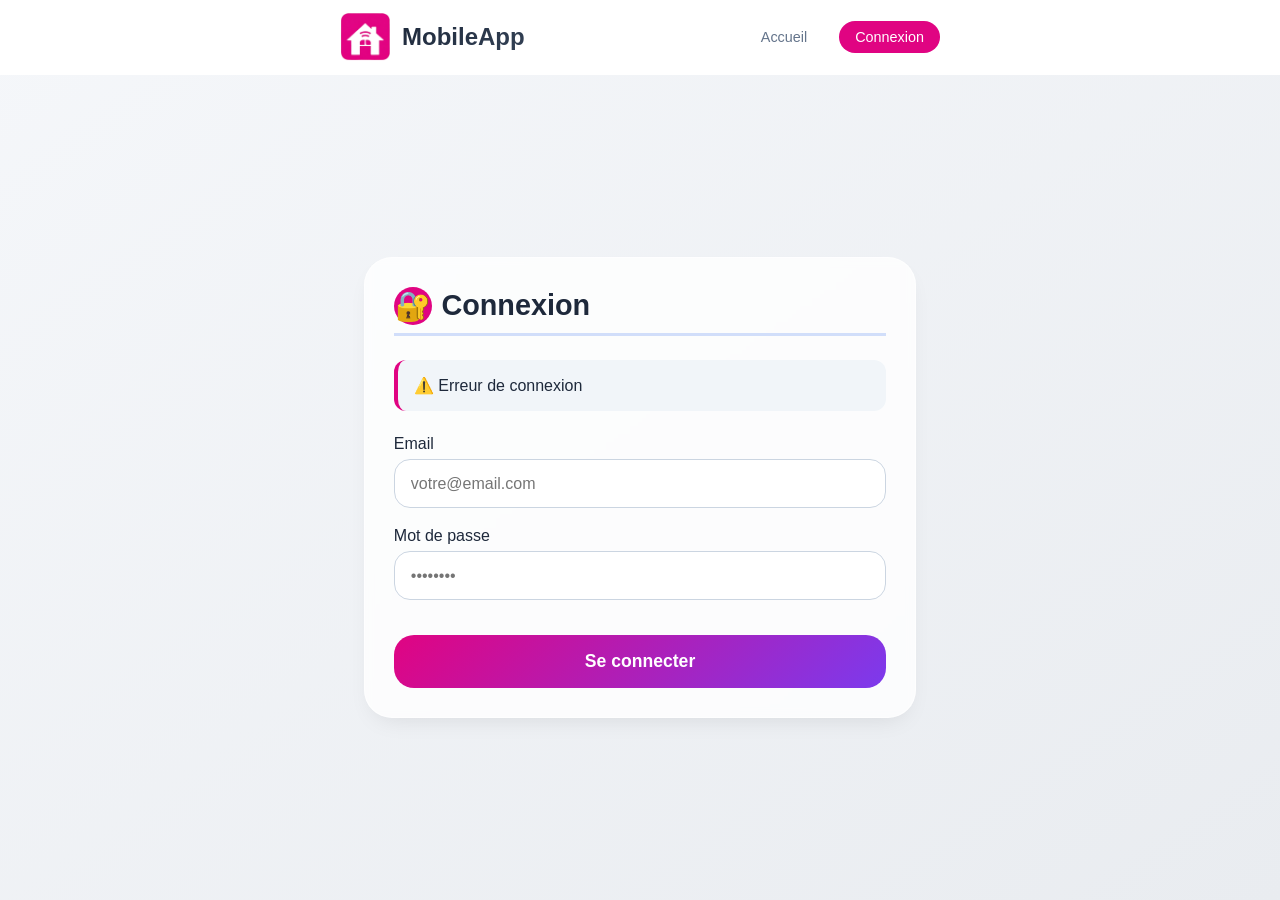
<file: detaille.html>
<!DOCTYPE html>
<html lang="fr">
<head>
    <meta charset="UTF-8">
    <meta name="viewport" content="width=device-width, initial-scale=1.0">
    <link rel="shortcut icon" href="./SRC/IMG/logo.png" type="image/x-icon">
    <title>Détails - MobileApp</title>
    <link rel="stylesheet" href="style.css">
    <style>
        .info-grid {
            display: grid;
            gap: 1rem;
        }

        .info-card {
            background: #f8fafc;
            border-radius: 16px;
            padding: 1.2rem;
            border: 1px solid #e2e8f0;
            transition: all 0.2s;
        }

        .info-card:hover {
            transform: translateY(-2px);
            box-shadow: 0 4px 12px rgba(0,0,0,0.1);
        }

        .info-label {
            font-size: 0.9rem;
            color: #64748b;
            margin-bottom: 0.3rem;
        }

        .info-value {
            font-size: 1.2rem;
            font-weight: 600;
            color: #0f172a;
        }

        .badge-success {
            background: #22c55e;
            color: white;
            padding: 0.3rem 1rem;
            border-radius: 30px;
            font-size: 0.85rem;
            display: inline-block;
        }

        .btn-retour {
            display: inline-block;
            padding: 1rem 2rem;
            background: #e00482;
            color: white;
            text-decoration: none;
            border-radius: 30px;
            margin-top: 1.5rem;
            transition: all 0.2s;
            text-align: center;
            width: 100%;
        }

        .btn-retour:hover {
            background: #e00482;
            transform: translateY(-2px);
        }
        a{
            text-decoration:none;
        }
    </style>
</head>
<body>
    <header>
        <div class="header-container">
            <div class="logo">
                <img src="./SRC/IMG/logo.png " width="50px">
                <span class="logo-text">MobileApp</span>
            </div>
            <div id="userHeaderInfo"></div>
        </div>
    </header>

    <main>
        <section class="section-card">
            <h2 class="section-title"><span>📋</span> Détails du compte</h2>
            
            <div class="info-grid">
                <div class="info-card">
                    <div class="info-label">Nom complet</div>
                    <div class="info-value" id="detailFullName">-</div>
                </div>
                
                <div class="info-card">
                    <div class="info-label">Email</div>
                    <div class="info-value" id="detailEmail">-</div>
                </div>
                
                <div class="info-card">
                    <div class="info-label">Téléphone</div>
                    <div class="info-value" id="detailPhone">-</div>
                </div>
                
                <div class="info-card">
                    <div class="info-label">Type</div>
                    <div class="info-value">
                        <span class="badge-success" id="detailType">Agent</span>
                    </div>
                </div>
                
                <div class="info-card">
                    <div class="info-label">ID Utilisateur</div>
                    <div class="info-value" id="detailId">-</div>
                </div>
            </div>

            <a href="agent.html" class="btn-retour">← Retour au QR code</a>
        </section>
    </main>

    <!-- Navigation bas type WhatsApp -->
    <nav class="bottom-nav">
        <a href="index.html" class="nav-item" id="nav-home">
            <svg viewBox="0 0 24 24">
                <path d="M10 20v-6h4v6h5v-8h3L12 3 2 12h3v8z"/>
            </svg>
            <span>Accueil</span>
        </a>
        <a href="agent.html" class="nav-item" id="nav-agent">
            <svg viewBox="0 0 24 24">
                <path d="M12 12c2.21 0 4-1.79 4-4s-1.79-4-4-4-4 1.79-4 4 1.79 4 4 4zm0 2c-2.67 0-8 1.34-8 4v2h16v-2c0-2.66-5.33-4-8-4z"/>
            </svg>
            <span>Agent</span>
        </a>
        <a href="detaille.html" class="nav-item active" id="nav-detail">
            <svg viewBox="0 0 24 24">
                <path d="M14 2H6c-1.1 0-1.99.9-1.99 2L4 20c0 1.1.89 2 1.99 2H18c1.1 0 2-.9 2-2V8l-6-6zm2 16H8v-2h8v2zm0-4H8v-2h8v2zm-3-5V3.5L18.5 9H13z"/>
            </svg>
            <span>Détails</span>
        </a>
        <!-- Dans la navigation bottom-nav de chaque page -->
        <a href="profil.html" class="nav-item" id="nav-profil">
            <svg viewBox="0 0 24 24">
                <path d="M12 2C6.48 2 2 6.48 2 12s4.48 10 10 10 10-4.48 10-10S17.52 2 12 2zm0 3c1.66 0 3 1.34 3 3s-1.34 3-3 3-3-1.34-3-3 1.34-3 3-3zm0 14.2c-2.5 0-4.71-1.28-6-3.22.03-1.99 4-3.08 6-3.08 1.99 0 5.97 1.09 6 3.08-1.29 1.94-3.5 3.22-6 3.22z"/>
            </svg>
            <span>Profil</span>
        </a>
        <a href="consigne.html" class="nav-item" id="nav-consigne">
            <svg viewBox="0 0 24 24">
                <path d="M12 2C6.48 2 2 6.48 2 12s4.48 10 10 10 10-4.48 10-10S17.52 2 12 2zm1 15h-2v-2h2v2zm0-4h-2V7h2v6z"/>
            </svg>
            <span>Consigne</span>
        </a>
    </nav>

    <script>
        const SessionManager = {
            get(key) {
                let value = localStorage.getItem(key);
                if (!value) value = sessionStorage.getItem(key);
                return value ? JSON.parse(value) : null;
            },
            clear() {
                localStorage.clear();
                sessionStorage.clear();
            }
        };

        const userData = SessionManager.get('user');
        const headerInfo = document.getElementById('userHeaderInfo');
        
        if (userData) {
            const fullName = [userData.nom, userData.postnom, userData.prenom].filter(Boolean).join(' ');
            
            document.getElementById('detailFullName').textContent = fullName || 'Non renseigné';
            document.getElementById('detailEmail').textContent = userData.email || '-';
            document.getElementById('detailPhone').textContent = userData.telephone || '-';
            document.getElementById('detailType').textContent = userData.type || 'Agent';
            document.getElementById('detailId').textContent = userData.id || '-';
            
            headerInfo.innerHTML = `
                <button class="btn-logout" id="logoutBtn">
                    <svg width="16" height="16" viewBox="0 0 24 24" fill="currentColor">
                        <path d="M17 7l-1.41 1.41L18.17 11H8v2h10.17l-2.58 2.59L17 17l5-5zM4 5h8V3H4c-1.1 0-2 .9-2 2v14c0 1.1.9 2 2 2h8v-2H4V5z"/>
                    </svg>
                    Quitter
                </button>
            `;
        } else {
            headerInfo.innerHTML = '<a href="connexion.html" class="btn-logout" style="border-color: #2563eb; color: #2563eb;">Connexion</a>';
            window.location.replace('connexion.html');
        }

        document.addEventListener('click', (e) => {
            if (e.target.id === 'logoutBtn' || e.target.closest('#logoutBtn')) {
                SessionManager.clear();
                fetch('API/connexion/logout.php')
                    .finally(() => {
                        window.location.replace('connexion.html');
                    });
            }
        });
    </script>
</body>
</html>
</file>
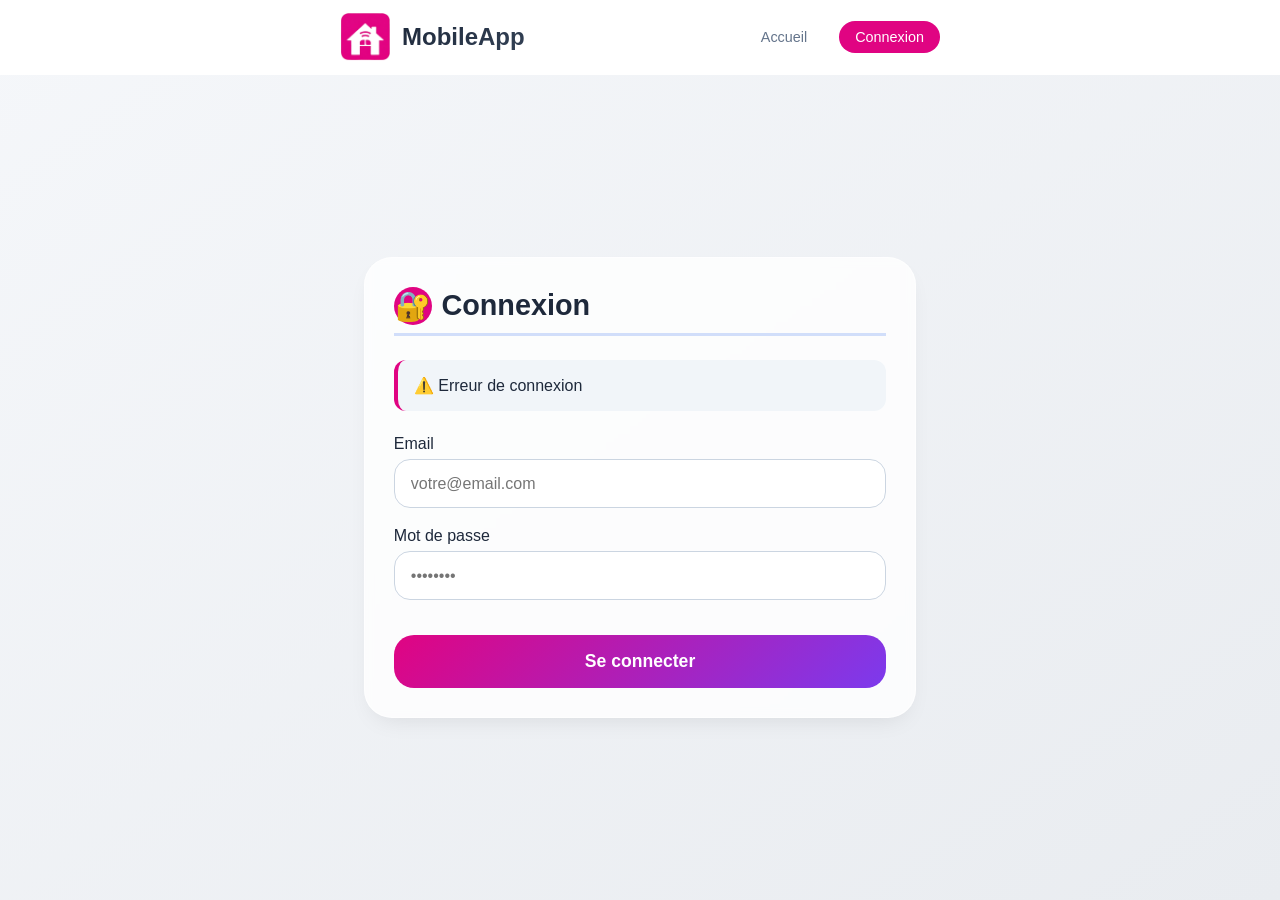
<file: profil.html>
<!DOCTYPE html>
<html lang="fr">
<head>
    <meta charset="UTF-8">
    <meta name="viewport" content="width=device-width, initial-scale=1.0">
    <link rel="shortcut icon" href="./SRC/IMG/logo.png" type="image/x-icon">
    <title>Profil - MobileApp</title>
    <link rel="stylesheet" href="style.css">
    <style>
        /* Variables */
        :root {
            --primary: #2563eb;
            --primary-dark: #1d4ed8;
            --secondary: #7c3aed;
            --success: #22c55e;
            --warning: #eab308;
            --danger: #ef4444;
            --gray-50: #f8fafc;
            --gray-100: #f1f5f9;
            --gray-200: #e2e8f0;
            --gray-300: #cbd5e1;
            --gray-400: #94a3b8;
            --gray-500: #64748b;
            --gray-600: #475569;
            --gray-700: #334155;
            --gray-800: #1e293b;
            --gray-900: #0f172a;
        }

        /* Onglets de navigation */
        .profile-tabs {
            display: flex;
            gap: 0.5rem;
            margin-bottom: 2rem;
            background: white;
            padding: 0.5rem;
            border-radius: 50px;
            box-shadow: 0 4px 12px rgba(0,0,0,0.05);
            overflow-x: auto;
            white-space: nowrap;
            -webkit-overflow-scrolling: touch;
            scrollbar-width: thin;
        }

        .profile-tabs::-webkit-scrollbar {
            height: 4px;
        }

        .profile-tabs::-webkit-scrollbar-thumb {
            background: var(--gray-300);
            border-radius: 4px;
        }

        .tab-btn {
            padding: 0.8rem 1.5rem;
            border: none;
            background: transparent;
            color: var(--gray-500);
            font-weight: 500;
            border-radius: 30px;
            cursor: pointer;
            transition: all 0.3s;
            font-size: 0.95rem;
            display: inline-flex;
            align-items: center;
            gap: 0.5rem;
            flex-shrink: 0;
        }

        .tab-btn:hover {
            background: var(--gray-100);
            color: var(--gray-700);
        }

        .tab-btn.active {
            background: linear-gradient(135deg, var(--primary), var(--secondary));
            color: white;
            box-shadow: 0 4px 12px rgba(37,99,235,0.3);
        }

        /* Sections de contenu */
        .tab-content {
            display: none;
            animation: fadeIn 0.3s ease;
        }

        .tab-content.active {
            display: block;
        }

        @keyframes fadeIn {
            from { opacity: 0; transform: translateY(10px); }
            to { opacity: 1; transform: translateY(0); }
        }

        /* Grille de stats améliorée */
        .stats-grid {
            display: grid;
            grid-template-columns: repeat(auto-fit, minmax(250px, 1fr));
            gap: 1rem;
            margin-bottom: 2rem;
        }

        .stat-card {
            background: white;
            border-radius: 20px;
            padding: 1.5rem;
            box-shadow: 0 4px 12px rgba(0,0,0,0.05);
            border: 1px solid var(--gray-200);
            transition: transform 0.2s, box-shadow 0.2s;
            overflow: hidden; /* Empêche le contenu de déborder */
            min-width: 0; /* Permet au texte de se couper correctement */
        }

        .stat-card:hover {
            transform: translateY(-2px);
            box-shadow: 0 8px 24px rgba(0,0,0,0.1);
        }

        .stat-icon {
            width: 48px;
            height: 48px;
            background: linear-gradient(135deg, var(--primary), var(--secondary));
            border-radius: 16px;
            display: flex;
            align-items: center;
            justify-content: center;
            margin-bottom: 1rem;
            flex-shrink: 0;
        }

        .stat-icon svg {
            width: 24px;
            height: 24px;
            fill: white;
        }

        .stat-label {
            color: var(--gray-500);
            font-size: 0.9rem;
            margin-bottom: 0.3rem;
            white-space: nowrap;
            overflow: hidden;
            text-overflow: ellipsis;
        }

        .stat-value {
            font-size: 1.8rem;
            font-weight: 600;
            color: var(--gray-900);
            line-height: 1.2;
            word-wrap: break-word;
            overflow-wrap: break-word;
            max-width: 100%;
        }

        .stat-sub {
            color: var(--gray-500);
            font-size: 0.85rem;
            margin-top: 0.3rem;
            white-space: nowrap;
            overflow: hidden;
            text-overflow: ellipsis;
        }

        /* Formulaire d'édition amélioré */
        .edit-form {
            background: white;
            border-radius: 20px;
            padding: 2rem;
            box-shadow: 0 4px 12px rgba(0,0,0,0.05);
            max-width: 100%;
            overflow: hidden;
        }

        .form-group {
            margin-bottom: 1.5rem;
            width: 100%;
        }

        .form-group label {
            display: block;
            margin-bottom: 0.5rem;
            font-weight: 500;
            color: var(--gray-700);
            font-size: 0.95rem;
        }

        .form-group input, .form-group select {
            width: 100%;
            padding: 1rem;
            border: 2px solid var(--gray-200);
            border-radius: 15px;
            font-size: 1rem;
            transition: all 0.3s;
            background: var(--gray-50);
            box-sizing: border-box; /* Important pour que le padding ne dépasse pas */
        }

        .form-group input:focus, .form-group select:focus {
            outline: none;
            border-color: var(--primary);
            box-shadow: 0 0 0 3px rgba(37,99,235,0.1);
            background: white;
        }

        .form-group input:disabled {
            background: var(--gray-100);
            color: var(--gray-500);
            cursor: not-allowed;
        }

        .form-row {
            display: grid;
            grid-template-columns: 1fr 1fr;
            gap: 1rem;
        }

        /* Titres de section */
        .section-subtitle {
            margin: 1.5rem 0 1rem;
            color: var(--gray-700);
            font-size: 1.2rem;
            font-weight: 600;
            padding-bottom: 0.5rem;
            border-bottom: 2px solid var(--gray-200);
        }

        /* Sélecteur de mois */
        .month-selector {
            display: flex;
            align-items: center;
            gap: 1rem;
            margin-bottom: 2rem;
            background: white;
            padding: 1rem;
            border-radius: 15px;
            box-shadow: 0 2px 8px rgba(0,0,0,0.05);
            flex-wrap: wrap;
        }

        .month-selector select {
            flex: 1;
            min-width: 120px;
            padding: 0.8rem;
            border: 2px solid var(--gray-200);
            border-radius: 10px;
            font-size: 1rem;
            background: var(--gray-50);
            cursor: pointer;
        }

        .month-btn {
            background: var(--primary);
            color: white;
            border: none;
            padding: 0.8rem 1.5rem;
            border-radius: 10px;
            cursor: pointer;
            transition: all 0.2s;
            font-weight: 500;
            white-space: nowrap;
        }

        .month-btn:hover {
            background: var(--primary-dark);
            transform: translateY(-2px);
        }

        /* Tableaux améliorés */
        .table-container {
            background: white;
            border-radius: 20px;
            padding: 1.5rem;
            overflow-x: auto;
            box-shadow: 0 4px 12px rgba(0,0,0,0.05);
            margin-top: 1.5rem;
        }

        table {
            width: 100%;
            border-collapse: collapse;
            min-width: 600px; /* Empêche le tableau de devenir trop petit */
        }

        th {
            text-align: left;
            padding: 1rem;
            color: var(--gray-500);
            font-weight: 500;
            border-bottom: 2px solid var(--gray-200);
            white-space: nowrap;
        }

        td {
            padding: 1rem;
            border-bottom: 1px solid var(--gray-200);
            color: var(--gray-700);
            white-space: nowrap;
            overflow: hidden;
            text-overflow: ellipsis;
            max-width: 200px;
        }

        tr:hover td {
            background: var(--gray-50);
        }

        /* Badges */
        .badge {
            padding: 0.3rem 0.8rem;
            border-radius: 30px;
            font-size: 0.8rem;
            font-weight: 500;
            display: inline-block;
            white-space: nowrap;
        }

        .badge-success {
            background: #22c55e20;
            color: #16a34a;
        }

        .badge-warning {
            background: #eab30820;
            color: #ca8a04;
        }

        .badge-danger {
            background: #ef444420;
            color: #dc2626;
        }

        /* Bouton de sauvegarde */
        .btn-save {
            background: linear-gradient(135deg, var(--primary), var(--secondary));
            color: white;
            border: none;
            padding: 1rem 2rem;
            border-radius: 15px;
            font-size: 1rem;
            font-weight: 500;
            cursor: pointer;
            transition: all 0.3s;
            width: 100%;
            margin-top: 1rem;
        }

        .btn-save:hover:not(:disabled) {
            transform: translateY(-2px);
            box-shadow: 0 8px 20px rgba(37,99,235,0.3);
        }

        .btn-save:disabled {
            opacity: 0.5;
            cursor: not-allowed;
            transform: none;
        }

        /* Message d'alerte */
        .alert-message {
            padding: 1rem;
            border-radius: 12px;
            margin-bottom: 1rem;
            animation: slideIn 0.3s ease;
            word-wrap: break-word;
        }

        .alert-success {
            background: #22c55e20;
            border-left: 4px solid var(--success);
            color: #16a34a;
        }

        .alert-error {
            background: #ef444420;
            border-left: 4px solid var(--danger);
            color: #dc2626;
        }

        @keyframes slideIn {
            from { opacity: 0; transform: translateY(-10px); }
            to { opacity: 1; transform: translateY(0); }
        }

        /* Loading spinner */
        .loading-spinner {
            display: inline-block;
            width: 20px;
            height: 20px;
            border: 3px solid rgba(255,255,255,0.3);
            border-radius: 50%;
            border-top-color: white;
            animation: spin 1s ease-in-out infinite;
            margin-right: 0.5rem;
        }

        @keyframes spin {
            to { transform: rotate(360deg); }
        }

        /* Message quand aucune donnée */
        .no-data {
            text-align: center;
            color: var(--gray-500);
            padding: 2rem;
            font-style: italic;
        }

        /* Conteneur d'informations utilisateur dans le header */
        .user-badge {
            display: flex;
            align-items: center;
            gap: 0.5rem;
            background: var(--gray-100);
            padding: 0.3rem 0.3rem 0.3rem 0.8rem;
            border-radius: 30px;
            border: 1px solid var(--gray-200);
        }

        .user-badge .avatar {
            width: 32px;
            height: 32px;
            background: linear-gradient(135deg, var(--primary), var(--secondary));
            border-radius: 50%;
            display: flex;
            align-items: center;
            justify-content: center;
            color: white;
            font-weight: 600;
            font-size: 0.9rem;
        }

        .user-badge .name {
            color: var(--gray-700);
            font-weight: 500;
            max-width: 150px;
            overflow: hidden;
            text-overflow: ellipsis;
            white-space: nowrap;
        }

        /* Responsive */
        @media (max-width: 768px) {
            .profile-tabs {
                padding: 0.3rem;
            }
            
            .tab-btn {
                padding: 0.6rem 1rem;
                font-size: 0.85rem;
            }
            
            .form-row {
                grid-template-columns: 1fr;
                gap: 0.5rem;
            }
            
            .stats-grid {
                grid-template-columns: 1fr;
            }
            
            .month-selector {
                flex-direction: column;
                align-items: stretch;
            }
            
            .month-selector select {
                width: 100%;
            }
            
            .month-btn {
                width: 100%;
            }
            
            .stat-value {
                font-size: 1.5rem;
            }
            
            .user-badge .name {
                max-width: 100px;
            }
        }

        /* Pour très petits écrans */
        @media (max-width: 480px) {
            .stat-card {
                padding: 1rem;
            }
            
            .stat-icon {
                width: 40px;
                height: 40px;
            }
            
            .stat-icon svg {
                width: 20px;
                height: 20px;
            }
            
            .stat-value {
                font-size: 1.3rem;
            }
            
            .edit-form {
                padding: 1.5rem;
            }
        }
    </style>
</head>
<body>
    <header>
        <div class="header-container">
            <div class="logo">
                <img src="./SRC/IMG/logo.png" width="50px" alt="Logo">
                <span class="logo-text">MobileApp</span>
            </div>
            <div id="userHeaderInfo"></div>
        </div>
    </header>

    <main>
        <section class="section-card">
            <h2 class="section-title"><span>👤</span> Mon Profil</h2>

            <!-- Onglets de navigation -->
            <div class="profile-tabs">
                <button class="tab-btn active" data-tab="info">
                    <svg width="20" height="20" viewBox="0 0 24 24" fill="currentColor">
                        <path d="M12 12c2.21 0 4-1.79 4-4s-1.79-4-4-4-4 1.79-4 4 1.79 4 4 4zm0 2c-2.67 0-8 1.34-8 4v2h16v-2c0-2.66-5.33-4-8-4z"/>
                    </svg>
                    <span>Informations</span>
                </button>
                <button class="tab-btn" data-tab="edit">
                    <svg width="20" height="20" viewBox="0 0 24 24" fill="currentColor">
                        <path d="M3 17.25V21h3.75L17.81 9.94l-3.75-3.75L3 17.25zM20.71 7.04c.39-.39.39-1.02 0-1.41l-2.34-2.34c-.39-.39-1.02-.39-1.41 0l-1.83 1.83 3.75 3.75 1.83-1.83z"/>
                    </svg>
                    <span>Modifier</span>
                </button>
                <button class="tab-btn" data-tab="presences">
                    <svg width="20" height="20" viewBox="0 0 24 24" fill="currentColor">
                        <path d="M19 3h-4.18C14.4 1.84 13.3 1 12 1c-1.3 0-2.4.84-2.82 2H5c-1.1 0-2 .9-2 2v14c0 1.1.9 2 2 2h14c1.1 0 2-.9 2-2V5c0-1.1-.9-2-2-2zm-7 0c.55 0 1 .45 1 1s-.45 1-1 1-1-.45-1-1 .45-1 1-1zm2 14H7v-2h7v2zm3-4H7v-2h10v2zm0-4H7V7h10v2z"/>
                    </svg>
                    <span>Présences</span>
                </button>
                <button class="tab-btn" data-tab="retards">
                    <svg width="20" height="20" viewBox="0 0 24 24" fill="currentColor">
                        <path d="M11.99 2C6.47 2 2 6.48 2 12s4.47 10 9.99 10C17.52 22 22 17.52 22 12S17.52 2 11.99 2zM12 20c-4.42 0-8-3.58-8-8s3.58-8 8-8 8 3.58 8 8-3.58 8-8 8zm.5-13H11v6l5.25 3.15.75-1.23-4.5-2.67z"/>
                    </svg>
                    <span>Retards</span>
                </button>
                <button class="tab-btn" data-tab="retenues">
                    <svg width="20" height="20" viewBox="0 0 24 24" fill="currentColor">
                        <path d="M12 2C6.48 2 2 6.48 2 12s4.48 10 10 10 10-4.48 10-10S17.52 2 12 2zm1.5 14h-3v-3h3v3zm0-5h-3V7h3v4z"/>
                    </svg>
                    <span>Retenues</span>
                </button>
            </div>

            <!-- Conteneur pour les messages d'alerte -->
            <div id="alertContainer"></div>

            <!-- SECTION 1: INFORMATIONS -->
            <div id="tab-info" class="tab-content active">
                <div class="stats-grid">
                    <div class="stat-card">
                        <div class="stat-icon">
                            <svg viewBox="0 0 24 24">
                                <path d="M12 12c2.21 0 4-1.79 4-4s-1.79-4-4-4-4 1.79-4 4 1.79 4 4 4zm0 2c-2.67 0-8 1.34-8 4v2h16v-2c0-2.66-5.33-4-8-4z"/>
                            </svg>
                        </div>
                        <div class="stat-label">Nom complet</div>
                        <div class="stat-value" id="infoFullName">-</div>
                    </div>
                    <div class="stat-card">
                        <div class="stat-icon">
                            <svg viewBox="0 0 24 24">
                                <path d="M20 4H4c-1.1 0-1.99.9-1.99 2L2 18c0 1.1.9 2 2 2h16c1.1 0 2-.9 2-2V6c0-1.1-.9-2-2-2zm0 4l-8 5-8-5V6l8 5 8-5v2z"/>
                            </svg>
                        </div>
                        <div class="stat-label">Email</div>
                        <div class="stat-value" id="infoEmail">-</div>
                    </div>
                    <div class="stat-card">
                        <div class="stat-icon">
                            <svg viewBox="0 0 24 24">
                                <path d="M6.62 10.79c1.44 2.83 3.76 5.14 6.59 6.59l2.2-2.2c.27-.27.67-.36 1.02-.24 1.12.37 2.33.57 3.57.57.55 0 1 .45 1 1V20c0 .55-.45 1-1 1-9.39 0-17-7.61-17-17 0-.55.45-1 1-1h3.5c.55 0 1 .45 1 1 0 1.25.2 2.45.57 3.57.11.35.03.74-.25 1.02l-2.2 2.2z"/>
                            </svg>
                        </div>
                        <div class="stat-label">Téléphone</div>
                        <div class="stat-value" id="infoPhone">-</div>
                    </div>
                    <div class="stat-card">
                        <div class="stat-icon">
                            <svg viewBox="0 0 24 24">
                                <path d="M12 2C6.48 2 2 6.48 2 12s4.48 10 10 10 10-4.48 10-10S17.52 2 12 2zm0 3c1.66 0 3 1.34 3 3s-1.34 3-3 3-3-1.34-3-3 1.34-3 3-3zm0 14.2c-2.5 0-4.71-1.28-6-3.22.03-1.99 4-3.08 6-3.08 1.99 0 5.97 1.09 6 3.08-1.29 1.94-3.5 3.22-6 3.22z"/>
                            </svg>
                        </div>
                        <div class="stat-label">Type</div>
                        <div class="stat-value" id="infoType">-</div>
                    </div>
                </div>
            </div>

            <!-- SECTION 2: MODIFIER PROFIL -->
            <div id="tab-edit" class="tab-content">
                <div class="edit-form">
                    <h3 class="section-subtitle">Modifier mes informations</h3>
                    
                    <form id="editProfileForm">
                        <div class="form-row">
                            <div class="form-group">
                                <label for="editNom">Nom</label>
                                <input type="text" id="editNom" placeholder="Votre nom">
                            </div>
                            <div class="form-group">
                                <label for="editPostnom">Postnom</label>
                                <input type="text" id="editPostnom" placeholder="Votre postnom">
                            </div>
                        </div>

                        <div class="form-group">
                            <label for="editPrenom">Prénom</label>
                            <input type="text" id="editPrenom" placeholder="Votre prénom">
                        </div>

                        <div class="form-group">
                            <label for="editEmail">Email</label>
                            <input type="email" id="editEmail" placeholder="votre@email.com">
                        </div>

                        <div class="form-group">
                            <label for="editPhone">Téléphone</label>
                            <input type="tel" id="editPhone" placeholder="+243XXXXXXXXX">
                        </div>

                        <h3 class="section-subtitle">Changer le mot de passe</h3>
                        
                        <div class="form-group">
                            <label for="currentPassword">Mot de passe actuel</label>
                            <input type="password" id="currentPassword" placeholder="••••••••">
                        </div>

                        <div class="form-row">
                            <div class="form-group">
                                <label for="newPassword">Nouveau mot de passe</label>
                                <input type="password" id="newPassword" placeholder="••••••••">
                            </div>
                            <div class="form-group">
                                <label for="confirmPassword">Confirmer</label>
                                <input type="password" id="confirmPassword" placeholder="••••••••">
                            </div>
                        </div>

                        <button type="submit" class="btn-save" id="saveProfileBtn">
                            Enregistrer les modifications
                        </button>
                    </form>
                </div>
            </div>

            <!-- SECTION 3: PRÉSENCES -->
            <div id="tab-presences" class="tab-content">
                <div class="month-selector">
                    <select id="presenceMonth">
                        <option value="01">Janvier</option>
                        <option value="02">Février</option>
                        <option value="03">Mars</option>
                        <option value="04">Avril</option>
                        <option value="05">Mai</option>
                        <option value="06">Juin</option>
                        <option value="07">Juillet</option>
                        <option value="08">Août</option>
                        <option value="09">Septembre</option>
                        <option value="10">Octobre</option>
                        <option value="11">Novembre</option>
                        <option value="12">Décembre</option>
                    </select>
                    <select id="presenceYear">
                        <!-- Généré par JS -->
                    </select>
                    <button class="month-btn" id="loadPresencesBtn">Charger</button>
                </div>

                <div class="stats-grid">
                    <div class="stat-card">
                        <div class="stat-label">Total présences</div>
                        <div class="stat-value" id="totalPresences">0</div>
                        <div class="stat-sub" id="presencesPeriod">pour le mois en cours</div>
                    </div>
                    <div class="stat-card">
                        <div class="stat-label">Jours travaillés</div>
                        <div class="stat-value" id="joursTravailles">0</div>
                        <div class="stat-sub" id="joursPeriod">/ mois</div>
                    </div>
                </div>

                <div class="table-container">
                    <table id="presencesTable">
                        <thead>
                            <tr>
                                <th>Date</th>
                                <th>Heure</th>
                                <th>Shop</th>
                                <th>Statut</th>
                            </tr>
                        </thead>
                        <tbody id="presencesTableBody">
                            <tr>
                                <td colspan="4" class="no-data">
                                    Chargement des données...
                                </td>
                            </tr>
                        </tbody>
                    </table>
                </div>
            </div>

            <!-- SECTION 4: RETARDS -->
            <div id="tab-retards" class="tab-content">
                <div class="month-selector">
                    <select id="retardMonth">
                        <option value="01">Janvier</option>
                        <option value="02">Février</option>
                        <option value="03">Mars</option>
                        <option value="04">Avril</option>
                        <option value="05">Mai</option>
                        <option value="06">Juin</option>
                        <option value="07">Juillet</option>
                        <option value="08">Août</option>
                        <option value="09">Septembre</option>
                        <option value="10">Octobre</option>
                        <option value="11">Novembre</option>
                        <option value="12">Décembre</option>
                    </select>
                    <select id="retardYear">
                        <!-- Généré par JS -->
                    </select>
                    <button class="month-btn" id="loadRetardsBtn">Charger</button>
                </div>

                <div class="stats-grid">
                    <div class="stat-card">
                        <div class="stat-label">Total retards</div>
                        <div class="stat-value" id="totalRetards">0</div>
                        <div class="stat-sub" id="retardsPeriod">pour le mois en cours</div>
                    </div>
                    <div class="stat-card">
                        <div class="stat-label">Minutes de retard</div>
                        <div class="stat-value" id="totalMinutesRetard">0</div>
                        <div class="stat-sub">estimées</div>
                    </div>
                </div>

                <div class="table-container">
                    <table id="retardsTable">
                        <thead>
                            <tr>
                                <th>Date</th>
                                <th>Heure</th>
                                <th>Heure limite</th>
                                <th>Statut</th>
                            </tr>
                        </thead>
                        <tbody id="retardsTableBody">
                            <tr>
                                <td colspan="4" class="no-data">
                                    Chargement des données...
                                </td>
                            </tr>
                        </tbody>
                    </table>
                </div>
            </div>

            <!-- SECTION 5: RETENUES -->
            <div id="tab-retenues" class="tab-content">
                <div class="month-selector">
                    <select id="retenueMonth">
                        <option value="01">Janvier</option>
                        <option value="02">Février</option>
                        <option value="03">Mars</option>
                        <option value="04">Avril</option>
                        <option value="05">Mai</option>
                        <option value="06">Juin</option>
                        <option value="07">Juillet</option>
                        <option value="08">Août</option>
                        <option value="09">Septembre</option>
                        <option value="10">Octobre</option>
                        <option value="11">Novembre</option>
                        <option value="12">Décembre</option>
                    </select>
                    <select id="retenueYear">
                        <!-- Généré par JS -->
                    </select>
                    <button class="month-btn" id="loadRetenuesBtn">Charger</button>
                </div>

                <div class="stats-grid">
                    <div class="stat-card">
                        <div class="stat-label">Total retenues</div>
                        <div class="stat-value" id="totalRetenues">0</div>
                        <div class="stat-sub" id="retenuesPeriod">pour le mois en cours</div>
                    </div>
                    <div class="stat-card">
                        <div class="stat-label">Montant total</div>
                        <div class="stat-value" id="montantTotal">0 $</div>
                        <div class="stat-sub">cumulé</div>
                    </div>
                </div>

                <div class="table-container">
                    <table id="retenuesTable">
                        <thead>
                            <tr>
                                <th>Date</th>
                                <th>Montant</th>
                                <th>Motif</th>
                                <th>Statut</th>
                            </tr>
                        </thead>
                        <tbody id="retenuesTableBody">
                            <tr>
                                <td colspan="4" class="no-data">
                                    Chargement des données...
                                </td>
                            </tr>
                        </tbody>
                    </table>
                </div>
            </div>
        </section>
    </main>

    <!-- Navigation bas type WhatsApp -->
    <nav class="bottom-nav">
        <a href="index.html" class="nav-item" id="nav-home">
            <svg viewBox="0 0 24 24">
                <path d="M10 20v-6h4v6h5v-8h3L12 3 2 12h3v8z"/>
            </svg>
            <span>Accueil</span>
        </a>
        <a href="agent.html" class="nav-item" id="nav-agent">
            <svg viewBox="0 0 24 24">
                <path d="M12 12c2.21 0 4-1.79 4-4s-1.79-4-4-4-4 1.79-4 4 1.79 4 4 4zm0 2c-2.67 0-8 1.34-8 4v2h16v-2c0-2.66-5.33-4-8-4z"/>
            </svg>
            <span>Agent</span>
        </a>
        <a href="detaille.html" class="nav-item" id="nav-detail">
            <svg viewBox="0 0 24 24">
                <path d="M14 2H6c-1.1 0-1.99.9-1.99 2L4 20c0 1.1.89 2 1.99 2H18c1.1 0 2-.9 2-2V8l-6-6zm2 16H8v-2h8v2zm0-4H8v-2h8v2zm-3-5V3.5L18.5 9H13z"/>
            </svg>
            <span>Détails</span>
        </a>
        <a href="profil.html" class="nav-item active" id="nav-profil">
            <svg viewBox="0 0 24 24">
                <path d="M12 2C6.48 2 2 6.48 2 12s4.48 10 10 10 10-4.48 10-10S17.52 2 12 2zm0 3c1.66 0 3 1.34 3 3s-1.34 3-3 3-3-1.34-3-3 1.34-3 3-3zm0 14.2c-2.5 0-4.71-1.28-6-3.22.03-1.99 4-3.08 6-3.08 1.99 0 5.97 1.09 6 3.08-1.29 1.94-3.5 3.22-6 3.22z"/>
            </svg>
            <span>Profil</span>
        </a>
        <a href="consigne.html" class="nav-item" id="nav-consigne">
            <svg viewBox="0 0 24 24">
                <path d="M12 2C6.48 2 2 6.48 2 12s4.48 10 10 10 10-4.48 10-10S17.52 2 12 2zm1 15h-2v-2h2v2zm0-4h-2V7h2v6z"/>
            </svg>
            <span>Consigne</span>
        </a>
    </nav>

    <script src="profil.js"></script>
</body>
</html>
</file>
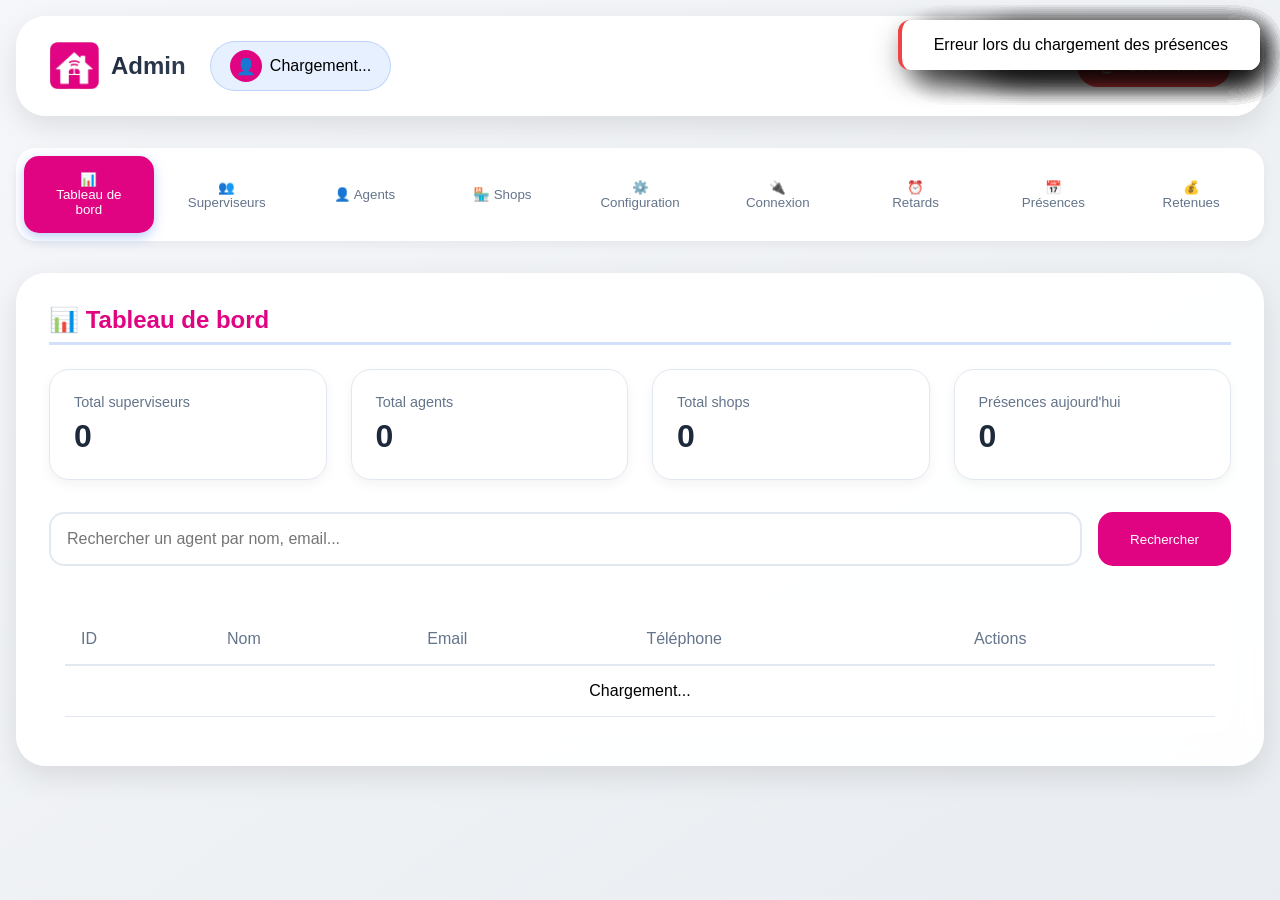
<file: ADMIN/dash_super.html>
<!DOCTYPE html>
<html lang="fr">
<head>
    <meta charset="UTF-8">
    <meta name="viewport" content="width=device-width, initial-scale=1.0">
    <title>Dashboard - Administration</title>
    <link rel="shortcut icon" href="../SRC/IMG/logo.png" type="image/x-icon">
    <style>
        * {
            margin: 0;
            padding: 0;
            box-sizing: border-box;
        }

        body {
            font-family: 'Segoe UI', Roboto, sans-serif;
            background: linear-gradient(145deg, #f5f7fa 0%, #e9ecf0 100%);
            min-height: 100vh;
            padding: 1rem;
        }

        .dashboard-container {
            max-width: 1400px;
            margin: 0 auto;
        }

        /* Header */
        .dashboard-header {
            background: rgba(255,255,255,0.95);
            backdrop-filter: blur(10px);
            border-radius: 30px;
            padding: 1.5rem 2rem;
            margin-bottom: 2rem;
            display: flex;
            justify-content: space-between;
            align-items: center;
            flex-wrap: wrap;
            gap: 1rem;
            box-shadow: 0 10px 30px rgba(0,0,0,0.1);
            border: 1px solid rgba(255,255,255,0.6);
        }

        .header-left {
            display: flex;
            align-items: center;
            gap: 1.5rem;
            flex-wrap: wrap;
        }

        .logo {
            display: flex;
            align-items: center;
            gap: 0.75rem;
        }

        .logo-img {
            width: 50px;
            height: 50px;
            background: linear-gradient(135deg, #2563eb, #7c3aed);
            border-radius: 15px;
            display: flex;
            align-items: center;
            justify-content: center;
            box-shadow: 0 6px 12px rgba(37,99,235,0.25);
        }

        .logo-img svg {
            width: 30px;
            height: 30px;
            fill: white;
        }

        .logo-text {
            font-size: 1.5rem;
            font-weight: 600;
            background: linear-gradient(145deg, #1e293b, #334155);
            -webkit-background-clip: text;
            -webkit-text-fill-color: transparent;
        }

        .user-badge {
            background: #e6f0ff;
            padding: 0.5rem 1.2rem;
            border-radius: 30px;
            display: flex;
            align-items: center;
            gap: 0.5rem;
            border: 1px solid #2563eb33;
        }

        .user-badge .avatar {
            width: 32px;
            height: 32px;
            background:#e00482;
            border-radius: 50%;
            display: flex;
            align-items: center;
            justify-content: center;
            color: white;
            font-weight: 600;
        }

        .badge-admin {
            background: #7c3aed;
            color: white;
            padding: 0.2rem 0.8rem;
            border-radius: 30px;
            font-size: 0.8rem;
            margin-left: 0.5rem;
        }

        .btn-logout {
            background: #ef4444;
            color: white;
            border: none;
            padding: 0.7rem 1.5rem;
            border-radius: 30px;
            cursor: pointer;
            display: flex;
            align-items: center;
            gap: 0.5rem;
            transition: all 0.3s;
        }

        .btn-logout:hover {
            background: #dc2626;
            transform: translateY(-2px);
        }

        /* Navigation */
        .admin-nav {
            background: white;
            border-radius: 20px;
            padding: 0.5rem;
            margin-bottom: 2rem;
            display: flex;
            gap: 0.5rem;
            flex-wrap: wrap;
            box-shadow: 0 4px 12px rgba(0,0,0,0.05);
        }

        .nav-btn {
            padding: 1rem 2rem;
            border: none;
            background: transparent;
            color: #64748b;
            font-weight: 500;
            border-radius: 15px;
            cursor: pointer;
            transition: all 0.2s;
            display: flex;
            align-items: center;
            gap: 0.5rem;
            flex: 1;
            justify-content: center;
            min-width: 120px;
        }

        .nav-btn:hover {
            background: #f1f5f9;
            color:#e00482;
        }

        .nav-btn.active {
            background: linear-gradient(135deg, #e00482, #e00482);
            color: white;
            box-shadow: 0 4px 12px rgba(37,99,235,0.3);
        }

        /* Sections */
        .admin-section {
            display: none;
            animation: fadeIn 0.3s ease;
        }

        .admin-section.active {
            display: block;
        }

        @keyframes fadeIn {
            from { opacity: 0; transform: translateY(10px); }
            to { opacity: 1; transform: translateY(0); }
        }

        /* Cartes */
        .section-card {
            background: rgba(255,255,255,0.95);
            backdrop-filter: blur(10px);
            border-radius: 30px;
            padding: 2rem;
            box-shadow: 0 10px 30px rgba(0,0,0,0.1);
            border: 1px solid rgba(255,255,255,0.6);
            margin-bottom: 2rem;
        }

        .section-title {
            font-size: 1.5rem;
            font-weight: 600;
            margin-bottom: 1.5rem;
            color: #e00482;
            display: flex;
            align-items: center;
            gap: 0.5rem;
            border-bottom: 3px solid rgba(37,99,235,0.2);
            padding-bottom: 0.5rem;
        }

        /* Grilles */
        .stats-grid {
            display: grid;
            grid-template-columns: repeat(auto-fit, minmax(250px, 1fr));
            gap: 1.5rem;
            margin-bottom: 2rem;
        }

        .stat-card {
            background: white;
            border-radius: 20px;
            padding: 1.5rem;
            box-shadow: 0 4px 12px rgba(0,0,0,0.05);
            border: 1px solid #e2e8f0;
            transition: transform 0.2s;
        }

        .stat-card:hover {
            transform: translateY(-2px);
            box-shadow: 0 8px 24px rgba(0,0,0,0.1);
        }

        .stat-label {
            color: #64748b;
            font-size: 0.9rem;
            margin-bottom: 0.5rem;
        }

        .stat-value {
            font-size: 2rem;
            font-weight: 600;
            color: #1e293b;
        }

        /* Toggle Switch */
        .toggle-switch {
            position: relative;
            display: inline-block;
            width: 60px;
            height: 34px;
        }

        .toggle-switch input {
            opacity: 0;
            width: 0;
            height: 0;
        }

        .toggle-slider {
            position: absolute;
            cursor: pointer;
            top: 0;
            left: 0;
            right: 0;
            bottom: 0;
            background-color: #ef4444;
            transition: .4s;
            border-radius: 34px;
        }

        .toggle-slider:before {
            position: absolute;
            content: "";
            height: 26px;
            width: 26px;
            left: 4px;
            bottom: 4px;
            background-color: white;
            transition: .4s;
            border-radius: 50%;
        }

        input:checked + .toggle-slider {
            background-color: #22c55e;
        }

        input:checked + .toggle-slider:before {
            transform: translateX(26px);
        }

        .toggle-label {
            margin-left: 10px;
            font-weight: 500;
        }

        .toggle-container {
            display: flex;
            align-items: center;
            gap: 1rem;
            padding: 1rem;
            background: #f8fafc;
            border-radius: 12px;
        }

        /* Barre de recherche */
        .search-box {
            display: flex;
            gap: 1rem;
            margin-bottom: 2rem;
            flex-wrap: wrap;
        }

        .search-box input {
            flex: 1;
            padding: 1rem;
            border: 2px solid #e2e8f0;
            border-radius: 15px;
            font-size: 1rem;
            min-width: 250px;
        }

        .search-box input:focus {
            outline: none;
            border-color: #e00482;
        }

        .search-box button {
            padding: 1rem 2rem;
            background:#e00482;
            color: white;
            border: none;
            border-radius: 15px;
            cursor: pointer;
            transition: all 0.2s;
        }

        .search-box button:hover {
            background: #e00482;
        }

        /* Tableaux */
        .table-container {
            overflow-x: auto;
            background: white;
            border-radius: 20px;
            padding: 1rem;
        }

        table {
            width: 100%;
            border-collapse: collapse;
            min-width: 800px;
        }

        th {
            text-align: left;
            padding: 1rem;
            color: #64748b;
            font-weight: 500;
            border-bottom: 2px solid #e2e8f0;
        }

        td {
            padding: 1rem;
            border-bottom: 1px solid #e2e8f0;
        }

        tr:hover td {
            background: #f8fafc;
        }

        /* Boutons d'action */
        .action-btns {
            display: flex;
            gap: 0.5rem;
            flex-wrap: wrap;
        }

        .btn-edit, .btn-delete, .btn-add, .btn-view {
            padding: 0.5rem 1rem;
            border: none;
            border-radius: 8px;
            cursor: pointer;
            transition: all 0.2s;
            font-size: 0.9rem;
        }

        .btn-edit {
            background: #2563eb20;
            color: #e00482;
        }

        .btn-edit:hover {
            background: #e00482;
            color: white;
        }

        .btn-delete {
            background: #ef444420;
            color: #ef4444;
        }

        .btn-delete:hover {
            background: #ef4444;
            color: white;
        }

        .btn-add {
            background: #22c55e20;
            color: #16a34a;
        }

        .btn-add:hover {
            background: #22c55e;
            color: white;
        }

        .btn-view {
            background: #8b5cf620;
            color: #7c3aed;
        }

        .btn-view:hover {
            background: #7c3aed;
            color: white;
        }

        /* Modal */
        .modal {
            display: none;
            position: fixed;
            top: 0;
            left: 0;
            right: 0;
            bottom: 0;
            background: rgba(0,0,0,0.5);
            align-items: center;
            justify-content: center;
            z-index: 1000;
        }

        .modal.active {
            display: flex;
        }

        .modal-content {
            background: white;
            border-radius: 30px;
            padding: 2rem;
            max-width: 500px;
            width: 90%;
            max-height: 90vh;
            overflow-y: auto;
        }

        .modal-title {
            font-size: 1.3rem;
            font-weight: 600;
            margin-bottom: 1.5rem;
            color: #e00482;
        }

        .modal-close {
            float: right;
            font-size: 1.5rem;
            cursor: pointer;
            color: #64748b;
        }

        .modal-close:hover {
            color: #ef4444;
        }

        .form-group {
            margin-bottom: 1.5rem;
        }

        .form-group label {
            display: block;
            margin-bottom: 0.5rem;
            font-weight: 500;
        }

        .form-group input, .form-group select {
            width: 100%;
            padding: 0.8rem;
            border: 2px solid #e2e8f0;
            border-radius: 10px;
            font-size: 1rem;
        }

        .form-group input:focus, .form-group select:focus {
            outline: none;
            border-color: #e00482;
        }

        .modal-footer {
            display: flex;
            gap: 1rem;
            margin-top: 2rem;
        }

        .btn-save {
            flex: 1;
            padding: 1rem;
            background: #e00482;
            color: white;
            border: none;
            border-radius: 10px;
            cursor: pointer;
        }

        .btn-cancel {
            flex: 1;
            padding: 1rem;
            background: #ef4444;
            color: white;
            border: none;
            border-radius: 10px;
            cursor: pointer;
        }

        /* Alert */
        .alert {
            position: fixed;
            top: 20px;
            right: 20px;
            padding: 1rem 2rem;
            border-radius: 12px;
            background: white;
            box-shadow: 0 10px 30px rgba(0,0,0,0.2);
            animation: slideInRight 0.3s ease;
            z-index: 1001;
        }

        .alert.success { border-left: 4px solid #22c55e; }
        .alert.error { border-left: 4px solid #ef4444; }
        .alert.warning { border-left: 4px solid #eab308; }

        @keyframes slideInRight {
            from { transform: translateX(100%); opacity: 0; }
            to { transform: translateX(0); opacity: 1; }
        }

        /* Loading spinner */
        .loading-spinner {
            display: inline-block;
            width: 20px;
            height: 20px;
            border: 3px solid rgba(255,255,255,0.3);
            border-radius: 50%;
            border-top-color: white;
            animation: spin 1s ease-in-out infinite;
            margin-right: 0.5rem;
        }

        @keyframes spin {
            to { transform: rotate(360deg); }
        }

        /* Responsive */
        @media (max-width: 768px) {
            .dashboard-header {
                flex-direction: column;
                align-items: stretch;
            }
            
            .nav-btn {
                min-width: calc(50% - 0.5rem);
            }
            
            .search-box {
                flex-direction: column;
            }
            
            .search-box button {
                width: 100%;
            }
        }
    </style>
</head>
<body>
    <div class="dashboard-container">
        <!-- Header -->
        <div class="dashboard-header">
            <div class="header-left">
                <div class="logo">
                    <div class="logo">
                      <img src="../SRC/IMG/logo.png " width="50px">
                    </div>
                    <span class="logo-text">Admin</span>
                </div>
                <div class="user-badge" id="userBadge">
                    <span class="avatar" id="userAvatar">👤</span>
                    <span id="userName">Chargement...</span>
                    <span class="badge-admin" id="adminBadge" style="display: none;">Admin</span>
                </div>
            </div>
            <button class="btn-logout" id="logoutBtn">
                <svg width="20" height="20" viewBox="0 0 24 24" fill="currentColor">
                    <path d="M17 7l-1.41 1.41L18.17 11H8v2h10.17l-2.58 2.59L17 17l5-5zM4 5h8V3H4c-1.1 0-2 .9-2 2v14c0 1.1.9 2 2 2h8v-2H4V5z"/>
                </svg>
                Déconnexion
            </button>
        </div>

        <!-- Navigation -->
        <div class="admin-nav">
            <button class="nav-btn active" data-section="dashboard">
                📊 Tableau de bord
            </button>
            <button class="nav-btn" data-section="superviseurs">
                👥 Superviseurs
            </button>
            <button class="nav-btn" data-section="agents">
                👤 Agents
            </button>
            <button class="nav-btn" data-section="shops">
                🏪 Shops
            </button>
            <button class="nav-btn" data-section="config">
                ⚙️ Configuration
            </button>
            <button class="nav-btn" data-section="connexion">
                🔌 Connexion
            </button>
            <button class="nav-btn" data-section="retards">
                ⏰ Retards
            </button>
            <button class="nav-btn" data-section="presences">
              📅 Présences
           </button>
            <button class="nav-btn" data-section="retenues">
                💰 Retenues
            </button>
        </div>

        <!-- SECTION: TABLEAU DE BORD -->
        <div id="section-dashboard" class="admin-section active">
            <div class="section-card">
                <h2 class="section-title">📊 Tableau de bord</h2>
                
                <div class="stats-grid">
                    <div class="stat-card">
                        <div class="stat-label">Total superviseurs</div>
                        <div class="stat-value" id="totalSuperviseurs">0</div>
                    </div>
                    <div class="stat-card">
                        <div class="stat-label">Total agents</div>
                        <div class="stat-value" id="totalAgents">0</div>
                    </div>
                    <div class="stat-card">
                        <div class="stat-label">Total shops</div>
                        <div class="stat-value" id="totalShops">0</div>
                    </div>
                    <div class="stat-card">
                        <div class="stat-label">Présences aujourd'hui</div>
                        <div class="stat-value" id="presencesToday">0</div>
                    </div>
                </div>

                <div class="search-box">
                    <input type="text" id="searchAgent" placeholder="Rechercher un agent par nom, email...">
                    <button onclick="searchAgents()">Rechercher</button>
                </div>

                <div class="table-container">
                    <table id="agentsTable">
                        <thead>
                            <tr>
                                <th>ID</th>
                                <th>Nom</th>
                                <th>Email</th>
                                <th>Téléphone</th>
                                <th>Actions</th>
                            </tr>
                        </thead>
                        <tbody id="agentsTableBody">
                            <tr>
                                <td colspan="5" style="text-align: center;">Chargement...</td>
                            </tr>
                        </tbody>
                    </table>
                </div>
            </div>
        </div>

        <!-- SECTION: SUPERVISEURS -->
        <div id="section-superviseurs" class="admin-section">
            <div class="section-card">
                <h2 class="section-title">👥 Gestion des superviseurs</h2>
                
                <button class="btn-add" onclick="openModal('superviseur')" style="margin-bottom: 1rem; padding: 0.8rem 1.5rem;">
                    + Ajouter un superviseur
                </button>

                <div class="table-container">
                    <table>
                        <thead>
                            <tr>
                                <th>ID</th>
                                <th>Nom</th>
                                <th>Prénom</th>
                                <th>Email</th>
                                <th>Téléphone</th>
                                <th>Rôle</th>
                                <th>Actions</th>
                            </tr>
                        </thead>
                        <tbody id="superviseursTableBody">
                            <tr>
                                <td colspan="7" style="text-align: center;">Chargement...</td>
                            </tr>
                        </tbody>
                    </table>
                </div>
            </div>
        </div>

        <!-- SECTION: AGENTS -->
        <div id="section-agents" class="admin-section">
            <div class="section-card">
                <h2 class="section-title">👤 Gestion des agents</h2>
                
                <button class="btn-add" onclick="openModal('agent')" style="margin-bottom: 1rem; padding: 0.8rem 1.5rem;">
                    + Ajouter un agent
                </button>

                <div class="table-container">
                    <table>
                        <thead>
                            <tr>
                                <th>ID</th>
                                <th>Nom</th>
                                <th>Prénom</th>
                                <th>Email</th>
                                <th>Téléphone</th>
                                <th>Superviseur</th>
                                <th>Actions</th>
                            </tr>
                        </thead>
                        <tbody id="agentsFullTableBody">
                            <tr>
                                <td colspan="7" style="text-align: center;">Chargement...</td>
                            </tr>
                        </tbody>
                    </table>
                </div>
            </div>
        </div>

        <!-- SECTION: SHOPS -->
        <div id="section-shops" class="admin-section">
            <div class="section-card">
                <h2 class="section-title">🏪 Gestion des shops</h2>
                
                <button class="btn-add" onclick="openModal('shop')" style="margin-bottom: 1rem; padding: 0.8rem 1.5rem;">
                    + Ajouter un shop
                </button>

                <div class="table-container">
                    <table>
                        <thead>
                            <tr>
                                <th>ID</th>
                                <th>Nom</th>
                                <th>Adresse</th>
                                <th>Superviseur</th>
                                <th>Actions</th>
                            </tr>
                        </thead>
                        <tbody id="shopsTableBody">
                            <tr>
                                <td colspan="5" style="text-align: center;">Chargement...</td>
                            </tr>
                        </tbody>
                    </table>
                </div>
            </div>
        </div>

        <!-- SECTION: CONFIGURATION -->
        <div id="section-config" class="admin-section">
            <div class="section-card">
                <h2 class="section-title">⚙️ Configuration</h2>
                
                <div class="stats-grid">
                    <div class="stat-card">
                        <div class="stat-label">Heure de pointage</div>
                        <div class="stat-value" id="configHeure">07:00</div>
                        <button class="btn-edit" onclick="editConfig('heure')" style="margin-top: 1rem;">Modifier</button>
                    </div>
                    <div class="stat-card">
                        <div class="stat-label">Pénalité ($)</div>
                        <div class="stat-value" id="configPenalite">2.50 $</div>
                        <button class="btn-edit" onclick="editConfig('penalite')" style="margin-top: 1rem;">Modifier</button>
                    </div>
                </div>
            </div>
        </div>

        <!-- SECTION: CONNEXION -->
        <div id="section-connexion" class="admin-section">
            <div class="section-card">
                <h2 class="section-title">🔌 Gestion des connexions</h2>
                
                <div class="stats-grid">
                    <div class="stat-card">
                        <div class="stat-label">Statut du système</div>
                        <div class="stat-value" id="connexionStatus">ON</div>
                        <div class="toggle-container" style="margin-top: 1rem;">
                            <label class="toggle-switch">
                                <input type="checkbox" id="connexionToggle" onchange="toggleConnexion()">
                                <span class="toggle-slider"></span>
                            </label>
                            <span class="toggle-label" id="toggleLabel">Activer les connexions</span>
                        </div>
                    </div>
                    <div class="stat-card">
                        <div class="stat-label">Dernière modification</div>
                        <div class="stat-value" id="lastModified">-</div>
                    </div>
                </div>

                <div style="background: #f8fafc; border-radius: 16px; padding: 1.5rem; margin-top: 1rem;">
                    <h3 style="margin-bottom: 1rem;">Informations</h3>
                    <p>✓ Lorsque le système est <strong style="color: #22c55e">ON</strong>, les agents peuvent se connecter</p>
                    <p>✗ Lorsque le système est <strong style="color: #ef4444">OFF</strong>, les connexions sont bloquées</p>
                    <p>⏰ Les connexions sont normalement autorisées de 18h à 5h</p>
                </div>
            </div>
        </div>

        <!-- SECTION: RETARDS -->
        <div id="section-retards" class="admin-section">
            <div class="section-card">
                <h2 class="section-title">⏰ Gestion des retards</h2>
                
                <div class="search-box">
                    <select id="retardMois">
                        <option value="01">Janvier</option>
                        <option value="02">Février</option>
                        <option value="03">Mars</option>
                        <option value="04">Avril</option>
                        <option value="05">Mai</option>
                        <option value="06">Juin</option>
                        <option value="07">Juillet</option>
                        <option value="08">Août</option>
                        <option value="09">Septembre</option>
                        <option value="10">Octobre</option>
                        <option value="11">Novembre</option>
                        <option value="12">Décembre</option>
                    </select>
                    <select id="retardAnnee"></select>
                    <button onclick="loadRetards()">Charger</button>
                </div>

                <div class="stats-grid">
                    <div class="stat-card">
                        <div class="stat-label">Total retards</div>
                        <div class="stat-value" id="totalRetards">0</div>
                    </div>
                    <div class="stat-card">
                        <div class="stat-label">Minutes de retard</div>
                        <div class="stat-value" id="totalMinutesRetards">0</div>
                    </div>
                    <div class="stat-card">
                        <div class="stat-label">Pénalités générées</div>
                        <div class="stat-value" id="totalPenalitesRetards">0 $</div>
                    </div>
                </div>

                <div class="table-container">
                    <table>
                        <thead>
                            <tr>
                                <th>Agent</th>
                                <th>Date</th>
                                <th>Heure</th>
                                <th>Heure limite</th>
                                <th>Minutes retard</th>
                                <th>Shop</th>
                                <th>Actions</th>
                            </tr>
                        </thead>
                        <tbody id="retardsTableBody">
                            <tr>
                                <td colspan="7" style="text-align: center;">Chargement...</td>
                            </tr>
                        </tbody>
                    </table>
                </div>
            </div>
        </div>
        <!-- SECTION: PRÉSENCES -->
        <div id="section-presences" class="admin-section">
            <div class="section-card">
                <h2 class="section-title">📅 Gestion des présences</h2>
                
                <!-- Filtres -->
                <div class="filters-grid" style="display: grid; grid-template-columns: repeat(auto-fit, minmax(200px, 1fr)); gap: 1rem; margin-bottom: 2rem;">
                    <div class="filter-group">
                        <label style="display: block; margin-bottom: 0.5rem; font-weight: 500;">Mois</label>
                        <select id="presenceMois" class="filter-select" style="width: 100%; padding: 0.8rem; border: 2px solid #e2e8f0; border-radius: 10px;">
                            <option value="01">Janvier</option>
                            <option value="02">Février</option>
                            <option value="03">Mars</option>
                            <option value="04">Avril</option>
                            <option value="05">Mai</option>
                            <option value="06">Juin</option>
                            <option value="07">Juillet</option>
                            <option value="08">Août</option>
                            <option value="09">Septembre</option>
                            <option value="10">Octobre</option>
                            <option value="11">Novembre</option>
                            <option value="12">Décembre</option>
                        </select>
                    </div>
                    
                    <div class="filter-group">
                        <label style="display: block; margin-bottom: 0.5rem; font-weight: 500;">Année</label>
                        <select id="presenceAnnee" class="filter-select" style="width: 100%; padding: 0.8rem; border: 2px solid #e2e8f0; border-radius: 10px;">
                            <!-- Généré par JS -->
                        </select>
                    </div>
                    
                    <div class="filter-group">
                        <label style="display: block; margin-bottom: 0.5rem; font-weight: 500;">Shop</label>
                        <select id="presenceShop" class="filter-select" style="width: 100%; padding: 0.8rem; border: 2px solid #e2e8f0; border-radius: 10px;">
                            <option value="all">Tous les shops</option>
                        </select>
                    </div>
                    
                    <div class="filter-group">
                        <label style="display: block; margin-bottom: 0.5rem; font-weight: 500;">Agent</label>
                        <select id="presenceAgent" class="filter-select" style="width: 100%; padding: 0.8rem; border: 2px solid #e2e8f0; border-radius: 10px;">
                            <option value="all">Tous les agents</option>
                        </select>
                    </div>
                    
                    <div class="filter-group" style="display: flex; align-items: flex-end;">
                        <button onclick="loadPresences()" class="btn-primary" style="width: 100%; padding: 0.8rem; background: #2563eb; color: white; border: none; border-radius: 10px; cursor: pointer;">
                            🔍 Charger
                        </button>
                    </div>
                </div>

                <!-- Statistiques globales -->
                <div class="stats-grid" id="presenceStats" style="margin-bottom: 2rem;">
                    <div class="stat-card">
                        <div class="stat-label">Total présences</div>
                        <div class="stat-value" id="totalPresences">0</div>
                    </div>
                    <div class="stat-card">
                        <div class="stat-label">Agents distincts</div>
                        <div class="stat-value" id="totalAgentsPresence">0</div>
                    </div>
                    <div class="stat-card">
                        <div class="stat-label">Jours travaillés</div>
                        <div class="stat-value" id="totalJours">0</div>
                    </div>
                    <div class="stat-card">
                        <div class="stat-label">Moyenne/jour</div>
                        <div class="stat-value" id="moyenneParJour">0</div>
                    </div>
                </div>

                <!-- Graphique des présences par jour -->
                <div class="chart-container" style="background: white; border-radius: 20px; padding: 1.5rem; margin-bottom: 2rem;">
                    <h3 style="margin-bottom: 1rem; color: #2563eb;">📊 Présences par jour</h3>
                    <div id="presencesChart" style="height: 300px; display: flex; align-items: flex-end; gap: 2px;">
                        <!-- Graphique généré par JS -->
                    </div>
                </div>

                <!-- Tableau des présences par agent -->
                <div class="table-container" style="margin-bottom: 2rem;">
                    <h3 style="margin-bottom: 1rem; color: #2563eb;">👥 Présences par agent</h3>
                    <table id="presencesParAgentTable">
                        <thead>
                            <tr>
                                <th>Agent</th>
                                <th>Email</th>
                                <th>Total présences</th>
                                <th>Jours travaillés</th>
                                <th>Détails</th>
                            </tr>
                        </thead>
                        <tbody id="presencesParAgentBody">
                            <tr>
                                <td colspan="5" style="text-align: center;">Chargement...</td>
                            </tr>
                        </tbody>
                    </table>
                </div>

                <!-- Tableau détaillé des présences -->
                <div class="table-container">
                    <h3 style="margin-bottom: 1rem; color: #2563eb;">📋 Détail des présences</h3>
                    <table id="presencesDetailTable">
                        <thead>
                            <tr>
                                <th>Date</th>
                                <th>Agent</th>
                                <th>Shop</th>
                                <th>Heure</th>
                                <th>Statut</th>
                            </tr>
                        </thead>
                        <tbody id="presencesDetailBody">
                            <tr>
                                <td colspan="5" style="text-align: center;">Chargement...</td>
                            </tr>
                        </tbody>
                    </table>
                </div>
            </div>
        </div>
        <!-- SECTION: RETENUES -->
        <div id="section-retenues" class="admin-section">
            <div class="section-card">
                <h2 class="section-title">💰 Gestion des retenues</h2>
                
                <div class="search-box">
                    <select id="retenueMois">
                        <option value="01">Janvier</option>
                        <option value="02">Février</option>
                        <option value="03">Mars</option>
                        <option value="04">Avril</option>
                        <option value="05">Mai</option>
                        <option value="06">Juin</option>
                        <option value="07">Juillet</option>
                        <option value="08">Août</option>
                        <option value="09">Septembre</option>
                        <option value="10">Octobre</option>
                        <option value="11">Novembre</option>
                        <option value="12">Décembre</option>
                    </select>
                    <select id="retenueAnnee"></select>
                    <button onclick="loadRetenuesMensuelles()">Charger</button>
                </div>

                <div class="stats-grid">
                    <div class="stat-card">
                        <div class="stat-label">Total retenues</div>
                        <div class="stat-value" id="totalRetenuesMois">0</div>
                    </div>
                    <div class="stat-card">
                        <div class="stat-label">Montant total</div>
                        <div class="stat-value" id="montantTotalMois">0 $</div>
                    </div>
                </div>

                <button class="btn-add" onclick="openModal('retenue')" style="margin: 1rem 0; padding: 0.8rem 1.5rem;">
                    + Ajouter une retenue manuelle
                </button>

                <div class="table-container">
                    <table>
                        <thead>
                            <tr>
                                <th>Agent</th>
                                <th>Date</th>
                                <th>Montant</th>
                                <th>Motif</th>
                                <th>Shop</th>
                                <th>Actions</th>
                            </tr>
                        </thead>
                        <tbody id="retenuesTableBody">
                            <tr>
                                <td colspan="6" style="text-align: center;">Chargement...</td>
                            </tr>
                        </tbody>
                    </table>
                </div>

                <div id="agentStatsContainer" class="stats-grid" style="margin-top: 2rem;"></div>
            </div>
        </div>
    </div>

    <!-- MODAL -->
    <div id="modal" class="modal">
        <div class="modal-content">
            <span class="modal-close" onclick="closeModal()">&times;</span>
            <h3 class="modal-title" id="modalTitle">Ajouter</h3>
            <form id="modalForm">
                <div id="modalFields"></div>
                <div class="modal-footer">
                    <button type="submit" class="btn-save">Enregistrer</button>
                    <button type="button" class="btn-cancel" onclick="closeModal()">Annuler</button>
                </div>
            </form>
        </div>
    </div>

    <script src="js/dashboard.js"></script>
</body>
</html>
</file>
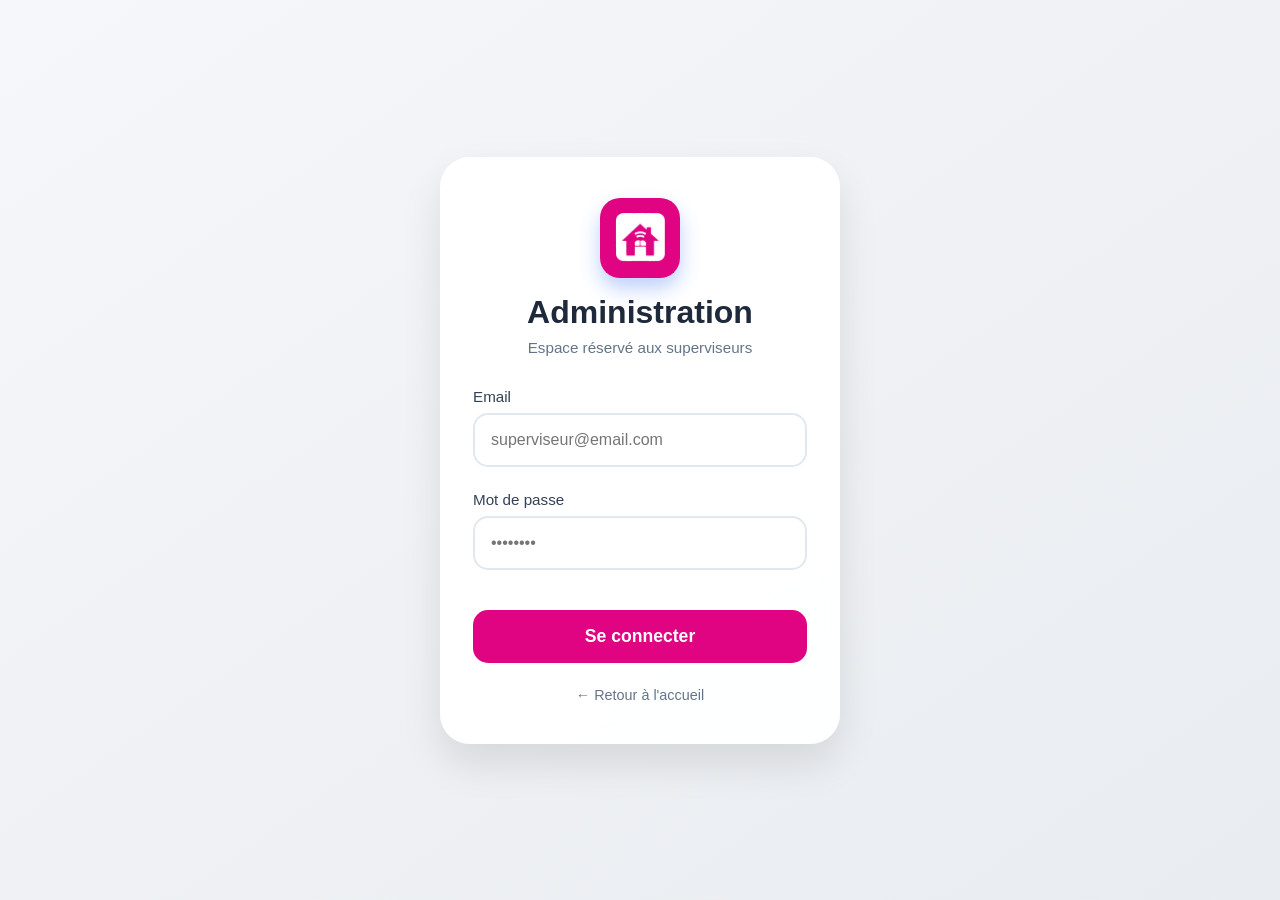
<file: ADMIN/login_super.html>
<!DOCTYPE html>
<html lang="fr">
<head>
    <meta charset="UTF-8">
    <meta name="viewport" content="width=device-width, initial-scale=1.0">
    <title>Administration - MobileApp</title>
    <link rel="shortcut icon" href="../SRC/IMG/logo.png" type="image/x-icon">
    <style>
        * {
            margin: 0;
            padding: 0;
            box-sizing: border-box;
        }

        body {
            font-family: 'Segoe UI', Roboto, sans-serif;
            background: linear-gradient(145deg, #f5f7fa 0%, #e9ecf0 100%);
            min-height: 100vh;
            display: flex;
            align-items: center;
            justify-content: center;
            padding: 1rem;
        }

        .login-container {
            max-width: 400px;
            width: 100%;
            background: rgba(255,255,255,0.95);
            backdrop-filter: blur(10px);
            border-radius: 30px;
            padding: 2.5rem 2rem;
            box-shadow: 0 20px 40px rgba(0,0,0,0.1);
            border: 1px solid rgba(255,255,255,0.6);
            animation: fadeIn 0.5s ease;
        }

        @keyframes fadeIn {
            from { opacity: 0; transform: translateY(-20px); }
            to { opacity: 1; transform: translateY(0); }
        }

        .login-header {
            text-align: center;
            margin-bottom: 2rem;
        }

        .logo {
            width: 80px;
            height: 80px;
            background: linear-gradient(135deg, #e00482, #e00482);
            border-radius: 20px;
            display: flex;
            align-items: center;
            justify-content: center;
            margin: 0 auto 1rem;
            box-shadow: 0 10px 20px rgba(37,99,235,0.3);
        }

        .logo svg {
            width: 50px;
            height: 50px;
            fill: white;
        }

        .login-header h1 {
            font-size: 2rem;
            color: #1e293b;
            margin-bottom: 0.5rem;
        }

        .login-header p {
            color: #64748b;
            font-size: 0.95rem;
        }

        .form-group {
            margin-bottom: 1.5rem;
        }

        .form-group label {
            display: block;
            margin-bottom: 0.5rem;
            font-weight: 500;
            color: #334155;
            font-size: 0.95rem;
        }

        .form-group input {
            width: 100%;
            padding: 1rem;
            border: 2px solid #e2e8f0;
            border-radius: 15px;
            font-size: 1rem;
            transition: all 0.3s;
            background: white;
        }

        .form-group input:focus {
            outline: none;
            border-color: #e00482;
            box-shadow: 0 0 0 3px rgba(37,99,235,0.1);
        }

        .btn-login {
            width: 100%;
            padding: 1rem;
            background: linear-gradient(135deg, #e00482, #e00482);
            border: none;
            border-radius: 15px;
            color: white;
            font-size: 1.1rem;
            font-weight: 600;
            cursor: pointer;
            transition: all 0.3s;
            margin-top: 1rem;
        }

        .btn-login:hover:not(:disabled) {
            transform: translateY(-2px);
            box-shadow: 0 10px 20px rgba(37,99,235,0.3);
        }

        .btn-login:disabled {
            opacity: 0.5;
            cursor: not-allowed;
        }

        .alert {
            padding: 1rem;
            border-radius: 12px;
            margin-bottom: 1.5rem;
            animation: slideIn 0.3s ease;
        }

        .alert-error {
            background: #fee2e2;
            border-left: 4px solid #ef4444;
            color: #b91c1c;
        }

        .alert-success {
            background: #dcfce7;
            border-left: 4px solid #22c55e;
            color: #166534;
        }

        .loading-spinner {
            display: inline-block;
            width: 20px;
            height: 20px;
            border: 3px solid rgba(255,255,255,0.3);
            border-radius: 50%;
            border-top-color: white;
            animation: spin 1s ease-in-out infinite;
            margin-right: 0.5rem;
        }

        @keyframes spin {
            to { transform: rotate(360deg); }
        }

        @keyframes slideIn {
            from { opacity: 0; transform: translateY(-10px); }
            to { opacity: 1; transform: translateY(0); }
        }

        .back-link {
            display: block;
            text-align: center;
            margin-top: 1.5rem;
            color: #64748b;
            text-decoration: none;
            font-size: 0.9rem;
            transition: color 0.2s;
        }

        .back-link:hover {
            color: #e00482;
        }

        @media (max-width: 480px) {
            .login-container {
                padding: 1.5rem;
            }
        }
    </style>
</head>
<body>
    <div class="login-container">
        <div class="login-header">
            <div class="logo">
                <img src="../SRC/IMG/logo_blanc.png " width="50px">
            </div>
            <h1>Administration</h1>
            <p>Espace réservé aux superviseurs</p>
        </div>

        <div id="alertContainer"></div>

        <form id="loginForm">
            <div class="form-group">
                <label for="email">Email</label>
                <input type="email" id="email" name="email" placeholder="superviseur@email.com" required>
            </div>

            <div class="form-group">
                <label for="password">Mot de passe</label>
                <input type="password" id="password" name="password" placeholder="••••••••" required>
            </div>

            <button type="submit" class="btn-login" id="submitBtn">
                Se connecter
            </button>
        </form>

        <a href="../index.html" class="back-link">← Retour à l'accueil</a>
    </div>

    <script>
        const loginForm = document.getElementById('loginForm');
        const submitBtn = document.getElementById('submitBtn');
        const alertContainer = document.getElementById('alertContainer');

        function showAlert(message, type) {
            alertContainer.innerHTML = `
                <div class="alert alert-${type}">
                    ${message}
                </div>
            `;
            setTimeout(() => alertContainer.innerHTML = '', 5000);
        }

        function setLoading(isLoading) {
            submitBtn.disabled = isLoading;
            submitBtn.innerHTML = isLoading ? 
                '<span class="loading-spinner"></span>Connexion...' : 
                'Se connecter';
        }

        loginForm.addEventListener('submit', async (e) => {
            e.preventDefault();
            
            const email = document.getElementById('email').value.trim();
            const password = document.getElementById('password').value;

            if (!email || !password) {
                showAlert('Veuillez remplir tous les champs', 'error');
                return;
            }

            setLoading(true);

            try {
                const formData = new FormData();
                formData.append('email', email);
                formData.append('password', password);

                const response = await fetch('api/super_login.php', {
                    method: 'POST',
                    body: formData
                });

                const data = await response.json();

                if (data.success) {
                    showAlert('Connexion réussie! Redirection...', 'success');
                    setTimeout(() => {
                        window.location.href = 'dash_super.html';
                    }, 1500);
                } else {
                    showAlert(data.message || 'Email ou mot de passe incorrect', 'error');
                    setLoading(false);
                }
            } catch (error) {
                console.error('Erreur:', error);
                showAlert('Erreur de connexion au serveur', 'error');
                setLoading(false);
            }
        });
    </script>
</body>
</html>
</file>
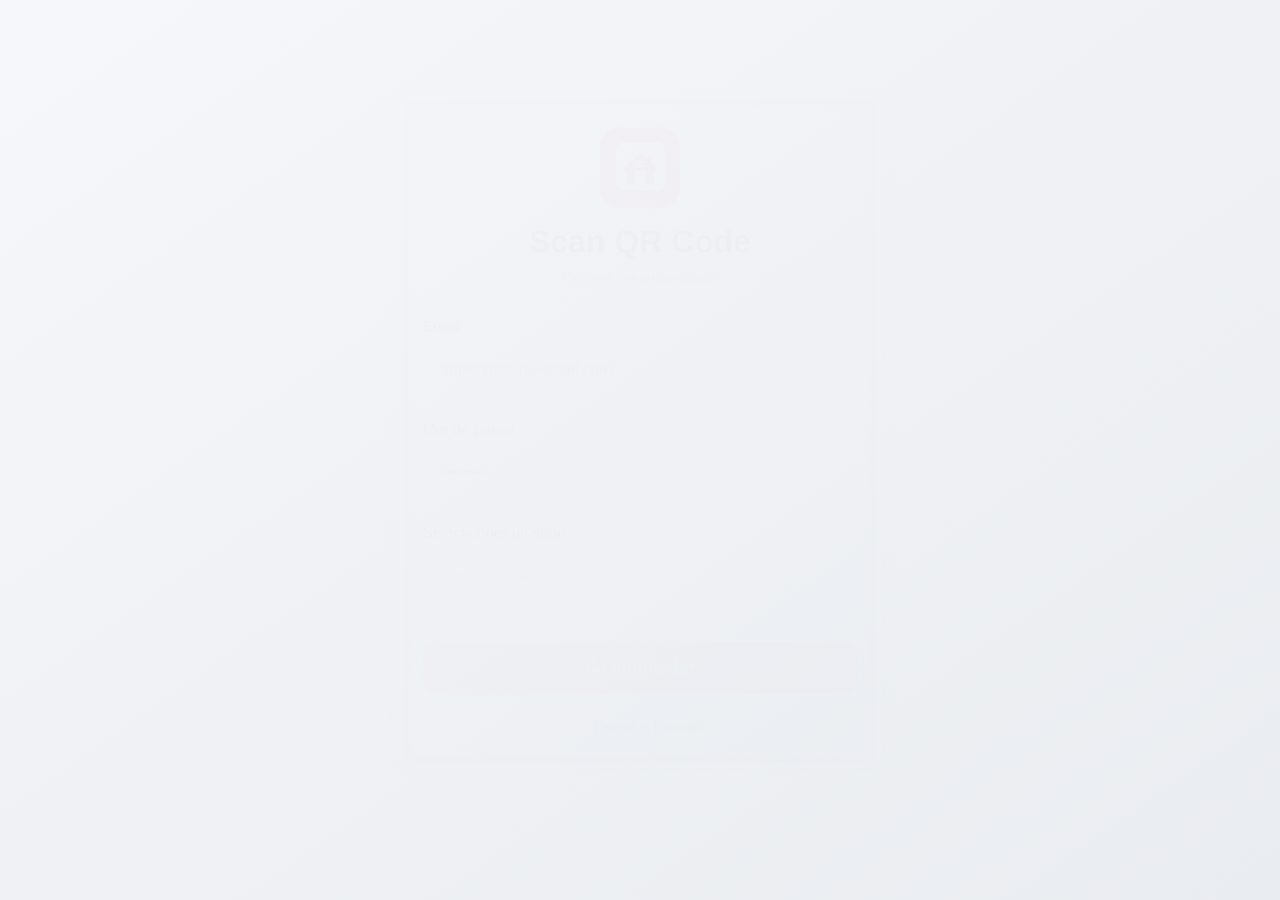
<file: SCAN/scan.html>
<!DOCTYPE html>
<html lang="fr">
<head>
    <meta charset="UTF-8">
    <meta name="viewport" content="width=device-width, initial-scale=1.0">
    <title>Scan QR Code - MobileApp</title>
    <link rel="shortcut icon" href="../SRC/IMG/logo.png" type="image/x-icon">
    <style>
        * {
            margin: 0;
            padding: 0;
            box-sizing: border-box;
        }

        body {
            font-family: 'Segoe UI', Roboto, sans-serif;
            background: linear-gradient(145deg, #f5f7fa 0%, #e9ecf0 100%);
            min-height: 100vh;
            padding: 1rem;
        }

        .scan-container {
            max-width: 1400px;
            margin: 0 auto;
        }

        /* Header */
        .scan-header {
            background: rgba(255,255,255,0.95);
            backdrop-filter: blur(10px);
            border-radius: 30px;
            padding: 1rem 2rem;
            margin-bottom: 2rem;
            display: flex;
            justify-content: space-between;
            align-items: center;
            flex-wrap: wrap;
            gap: 1rem;
            box-shadow: 0 10px 30px rgba(0,0,0,0.1);
            border: 1px solid rgba(255,255,255,0.6);
        }

        .header-info {
            display: flex;
            align-items: center;
            gap: 1.5rem;
            flex-wrap: wrap;
        }

        .logo {
            display: flex;
            align-items: center;
            gap: 0.75rem;
        }

        .logo-img {
            width: 44px;
            height: 44px;
            background: linear-gradient(135deg, #e00482, #e00482);
            border-radius: 14px;
            display: flex;
            align-items: center;
            justify-content: center;
            box-shadow: 0 6px 12px rgba(37,99,235,0.25);
        }

        .logo-img svg {
            width: 28px;
            height: 28px;
            fill: white;
        }

        .logo-text {
            font-size: 1.3rem;
            font-weight: 600;
            background: linear-gradient(145deg, #1e293b, #334155);
            -webkit-background-clip: text;
            -webkit-text-fill-color: transparent;
        }

        .info-badge {
            background: #e6f0ff;
            padding: 0.5rem 1.2rem;
            border-radius: 30px;
            font-size: 0.9rem;
            display: flex;
            align-items: center;
            gap: 0.5rem;
            border: 1px solid #2563eb33;
        }

        .info-badge strong {
            color: #e00482;
            margin-left: 0.3rem;
        }

        .user-badge {
            background: #e6f0ff;
            padding: 0.5rem 1.2rem;
            border-radius: 30px;
            display: flex;
            align-items: center;
            gap: 0.5rem;
            border: 1px solid #2563eb33;
        }

        .user-badge .avatar {
            width: 32px;
            height: 32px;
            background: #e00482;
            border-radius: 50%;
            display: flex;
            align-items: center;
            justify-content: center;
            color: white;
            font-weight: 600;
        }

        .btn-logout {
            background: #ef4444;
            color: white;
            border: none;
            padding: 0.6rem 1.2rem;
            border-radius: 30px;
            cursor: pointer;
            display: flex;
            align-items: center;
            gap: 0.5rem;
            transition: all 0.3s;
            font-size: 0.9rem;
            font-weight: 500;
        }

        .btn-logout:hover {
            background: #dc2626;
            transform: translateY(-2px);
        }

        /* Grid layout */
        .scan-grid {
            display: grid;
            grid-template-columns: 1fr 1fr;
            gap: 2rem;
        }

        /* Scanner section */
        .scanner-section {
            background: rgba(255,255,255,0.95);
            backdrop-filter: blur(10px);
            border-radius: 30px;
            padding: 1.5rem;
            box-shadow: 0 10px 30px rgba(0,0,0,0.1);
            border: 1px solid rgba(255,255,255,0.6);
        }

        .scanner-title {
            font-size: 1.3rem;
            font-weight: 600;
            margin-bottom: 1rem;
            color: #e00482;
            display: flex;
            align-items: center;
            gap: 0.5rem;
        }

        .scanner-container {
            background: #1e293b;
            border-radius: 20px;
            overflow: hidden;
            aspect-ratio: 1;
            position: relative;
            margin-bottom: 1rem;
            border: 3px solid #2563eb33;
        }

        #video {
            width: 100%;
            height: 100%;
            object-fit: cover;
        }

        .scanner-overlay {
            position: absolute;
            top: 20px;
            left: 20px;
            right: 20px;
            bottom: 20px;
            border: 3px solid #e00482;
            border-radius: 10px;
            box-shadow: 0 0 0 9999px rgba(0,0,0,0.3);
            pointer-events: none;
        }

        .scanner-instruction {
            text-align: center;
            color: #64748b;
            margin-bottom: 1rem;
            font-size: 0.9rem;
        }

        /* Results section */
        .results-section {
            background: rgba(255,255,255,0.95);
            backdrop-filter: blur(10px);
            border-radius: 30px;
            padding: 1.5rem;
            box-shadow: 0 10px 30px rgba(0,0,0,0.1);
            border: 1px solid rgba(255,255,255,0.6);
        }

        .results-title {
            font-size: 1.3rem;
            font-weight: 600;
            margin-bottom: 1rem;
            color: #e00482;
            display: flex;
            align-items: center;
            gap: 0.5rem;
        }

        .history-list {
            max-height: 500px;
            overflow-y: auto;
            padding-right: 0.5rem;
        }

        .history-list::-webkit-scrollbar {
            width: 6px;
        }

        .history-list::-webkit-scrollbar-track {
            background: #f1f5f9;
            border-radius: 10px;
        }

        .history-list::-webkit-scrollbar-thumb {
            background: #e00482;
            border-radius: 10px;
        }

        .history-item {
            background: #f8fafc;
            border-radius: 16px;
            padding: 1rem;
            margin-bottom: 0.8rem;
            border-left: 4px solid;
            animation: slideIn 0.3s ease;
            transition: transform 0.2s;
        }

        .history-item:hover {
            transform: translateX(5px);
        }

        .history-item.success {
            border-left-color: #22c55e;
        }

        .history-item.warning {
            border-left-color: #eab308;
        }

        .history-item.error {
            border-left-color: #ef4444;
        }

        .history-header {
            display: flex;
            justify-content: space-between;
            align-items: center;
            margin-bottom: 0.5rem;
            flex-wrap: wrap;
            gap: 0.5rem;
        }

        .history-agent {
            font-weight: 600;
            font-size: 1rem;
            color: #0f172a;
        }

        .history-time {
            font-size: 0.75rem;
            color: #64748b;
        }

        .history-details {
            font-size: 0.85rem;
            color: #475569;
            margin-bottom: 0.5rem;
        }

        .history-status {
            display: inline-block;
            padding: 0.2rem 0.8rem;
            border-radius: 30px;
            font-size: 0.7rem;
            font-weight: 600;
        }

        .status-ok {
            background: #22c55e20;
            color: #16a34a;
        }

        .status-retard {
            background: #eab30820;
            color: #ca8a04;
        }

        /* Loading spinner */
        .scanning-indicator {
            position: absolute;
            top: 50%;
            left: 50%;
            transform: translate(-50%, -50%);
            background: rgba(255,255,255,0.95);
            padding: 0.8rem 1.5rem;
            border-radius: 50px;
            display: flex;
            align-items: center;
            gap: 0.8rem;
            box-shadow: 0 10px 30px rgba(0,0,0,0.2);
            border: 1px solid #2563eb33;
            z-index: 10;
            font-size: 0.9rem;
        }

        .spinner {
            width: 20px;
            height: 20px;
            border: 3px solid #e00482;
            border-top-color: transparent;
            border-radius: 50%;
            animation: spin 1s linear infinite;
        }

        @keyframes spin {
            to { transform: rotate(360deg); }
        }

        @keyframes slideIn {
            from { opacity: 0; transform: translateY(10px); }
            to { opacity: 1; transform: translateY(0); }
        }

        /* Alert */
        .alert {
            position: fixed;
            top: 20px;
            right: 20px;
            min-width: 280px;
            padding: 0.8rem 1.2rem;
            border-radius: 12px;
            background: white;
            box-shadow: 0 10px 30px rgba(0,0,0,0.2);
            animation: slideInRight 0.3s ease;
            z-index: 1000;
            border-left: 4px solid;
            font-weight: 500;
            font-size: 0.9rem;
        }

        .alert.success {
            border-left-color: #22c55e;
            background: #f0fdf4;
        }
        .alert.error {
            border-left-color: #ef4444;
            background: #fef2f2;
        }
        .alert.warning {
            border-left-color: #eab308;
            background: #fefce8;
        }

        @keyframes slideInRight {
            from { transform: translateX(100%); opacity: 0; }
            to { transform: translateX(0); opacity: 1; }
        }

        /* Boutons de contrôle */
        .btn-controls {
            display: flex;
            gap: 1rem;
            margin-top: 1rem;
        }

        .btn-primary, .btn-secondary {
            flex: 1;
            padding: 0.8rem;
            border-radius: 15px;
            font-size: 0.9rem;
            font-weight: 500;
            cursor: pointer;
            transition: all 0.2s;
            border: none;
            display: inline-flex;
            align-items: center;
            justify-content: center;
            gap: 0.5rem;
        }

        .btn-primary {
            background: #e00482;
            color: white;
        }

        .btn-primary:hover:not(:disabled) {
            background: #e00482;
            transform: translateY(-2px);
            box-shadow: 0 6px 12px rgba(37,99,235,0.25);
        }

        .btn-secondary {
            background: transparent;
            color: #e00482;
            border: 2px solid #e00482;
        }

        .btn-secondary:hover:not(:disabled) {
            background: #e6f0ff;
            transform: translateY(-2px);
        }

        /* Responsive */
        @media (max-width: 768px) {
            body { padding: 0.5rem; }
            .scan-grid {
                grid-template-columns: 1fr;
                gap: 1rem;
            }
            .scan-header {
                padding: 0.8rem 1rem;
            }
            .header-info {
                flex-direction: column;
                align-items: flex-start;
                gap: 0.5rem;
            }
            .alert {
                left: 20px;
                right: 20px;
                min-width: auto;
            }
            .btn-controls {
                flex-direction: column;
            }
        }
        /* Ajoutez ce style dans la section <style> de scan.html */
    #video {
        transform: scaleX(-1);
        -webkit-transform: scaleX(-1);
    }
    </style>
</head>
<body>
    <div class="scan-container">
        <!-- Header -->
        <div class="scan-header">
            <div class="header-info">
                <div class="logo">
                    <div class="logo-img">
                        <img src="../SRC/IMG/logo_blanc.png " width="50px">
                    </div>
                    <span class="logo-text">Scan QR</span>
                </div>
                <div class="info-badge">
                    <span>🏪</span>
                    <span>Shop: <strong id="shopName">Chargement...</strong></span>
                </div>
                <div class="info-badge">
                    <span>⏰</span>
                    <span>Heure limite: <strong id="heureLimite">07:30</strong></span>
                </div>
            </div>
            <div style="display: flex; align-items: center; gap: 1rem;">
                <div class="user-badge" id="userBadge">
                    <span class="avatar" id="userAvatar">👤</span>
                    <span id="userName">Chargement...</span>
                </div>
                <button class="btn-logout" id="logoutBtn">
                    <svg width="16" height="16" viewBox="0 0 24 24" fill="currentColor">
                        <path d="M17 7l-1.41 1.41L18.17 11H8v2h10.17l-2.58 2.59L17 17l5-5zM4 5h8V3H4c-1.1 0-2 .9-2 2v14c0 1.1.9 2 2 2h8v-2H4V5z"/>
                    </svg>
                    Déconnexion
                </button>
            </div>
        </div>

        <!-- Grid principal -->
        <div class="scan-grid">
            <!-- Section scanner -->
            <div class="scanner-section">
                <div class="scanner-title">
                    <span>📷</span>
                    Scanner QR Code
                </div>
                <div class="scanner-container">
                    <video id="video" autoplay playsinline></video>
                    <div class="scanner-overlay"></div>
                    <div id="scanningIndicator" class="scanning-indicator" style="display: none;">
                        <div class="spinner"></div>
                        <span>Scan en cours...</span>
                    </div>
                </div>
                <div class="scanner-instruction">
                    Placez le QR code de l'agent dans le cadre
                </div>
                <div class="btn-controls">
                    <button id="startScanBtn" class="btn-primary">▶ Démarrer scan</button>
                    <button id="stopScanBtn" class="btn-secondary">⏹ Arrêter</button>
                </div>
            </div>

            <!-- Section résultats -->
            <div class="results-section">
                <div class="results-title">
                    <span>📋</span>
                    Historique des scans
                </div>
                <div id="historyList" class="history-list">
                    <div style="text-align: center; color: #64748b; padding: 2rem;">
                        Aucun scan pour le moment
                    </div>
                </div>
            </div>
        </div>
    </div>

    <script src="scanner.js"></script>
</body>
</html>
</file>
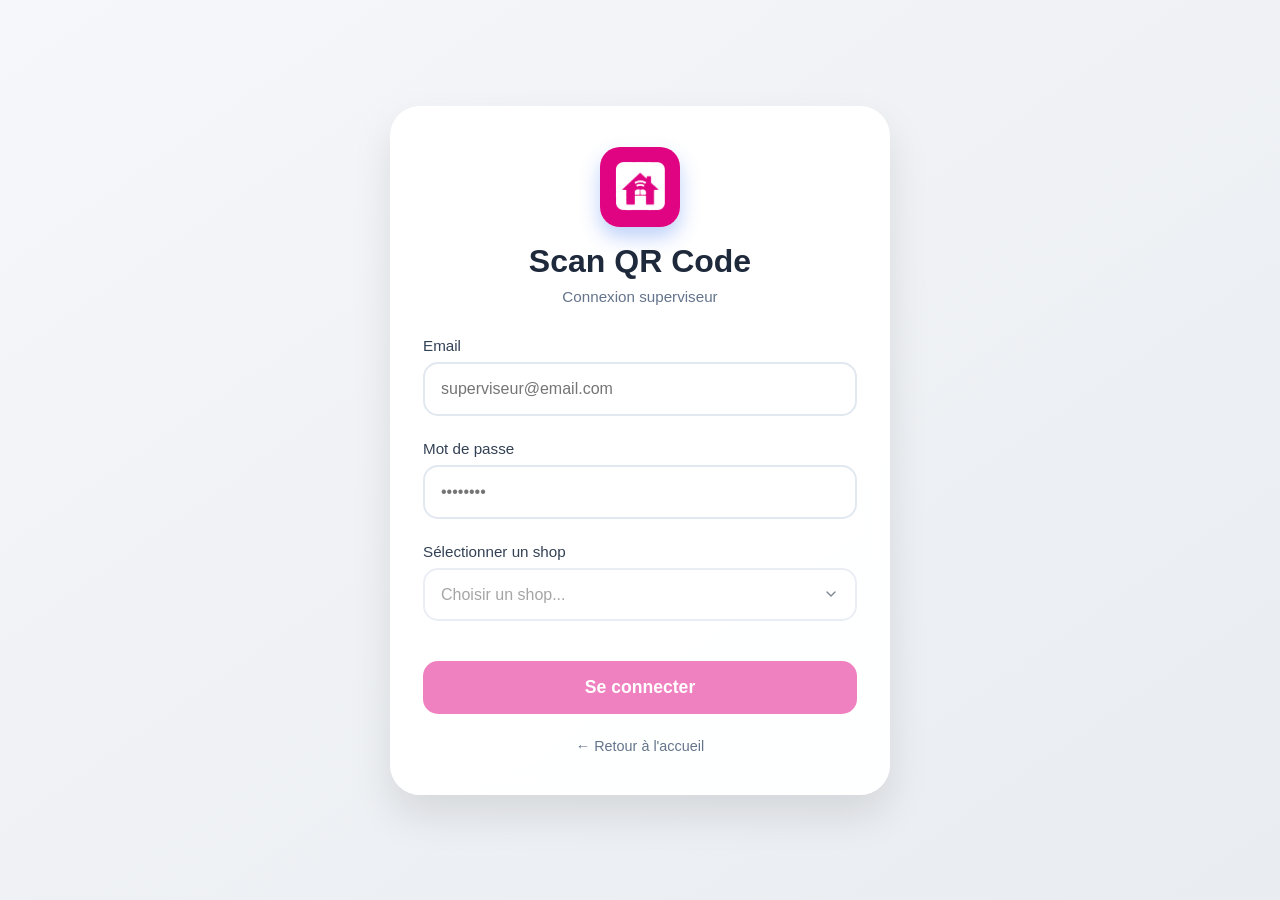
<file: SCAN/scanneur.html>
<!DOCTYPE html>
<html lang="fr">
<head>
    <meta charset="UTF-8">
    <meta name="viewport" content="width=device-width, initial-scale=1.0">
    <title>Scan QR Code - MobileApp</title>
    <link rel="stylesheet" href="../style.css">
    <link rel="shortcut icon" href="../SRC/IMG/logo.png" type="image/x-icon">
    <style>
        body {
            background: linear-gradient(145deg, #f5f7fa 0%, #e9ecf0 100%);
            min-height: 100vh;
            padding: 2rem;
            margin: 0;
        }

        .scan-container {
            max-width: 1200px;
            margin: 0 auto;
        }

        /* Header */
        .scan-header {
            background: rgba(255,255,255,0.95);
            backdrop-filter: blur(10px);
            border-radius: 30px;
            padding: 1.5rem 2rem;
            margin-bottom: 2rem;
            display: flex;
            justify-content: space-between;
            align-items: center;
            flex-wrap: wrap;
            gap: 1rem;
            box-shadow: 0 10px 30px rgba(0,0,0,0.1);
            border: 1px solid rgba(255,255,255,0.6);
        }

        .header-info {
            display: flex;
            align-items: center;
            gap: 2rem;
            flex-wrap: wrap;
        }

        .logo {
            display: flex;
            align-items: center;
            gap: 0.75rem;
        }

        .logo-img {
            width: 44px;
            height: 44px;
            background: linear-gradient(135deg, #2563eb, #7c3aed);
            border-radius: 14px;
            display: flex;
            align-items: center;
            justify-content: center;
            box-shadow: 0 6px 12px rgba(37,99,235,0.25);
        }

        .logo-img svg {
            width: 28px;
            height: 28px;
            fill: white;
        }

        .logo-text {
            font-size: 1.5rem;
            font-weight: 600;
            background: linear-gradient(145deg, #1e293b, #334155);
            -webkit-background-clip: text;
            -webkit-text-fill-color: transparent;
        }

        .info-badge {
            background: #e6f0ff;
            padding: 0.5rem 1.2rem;
            border-radius: 30px;
            font-size: 0.95rem;
            display: flex;
            align-items: center;
            gap: 0.5rem;
            border: 1px solid #2563eb33;
        }

        .info-badge strong {
            color: #2563eb;
            margin-left: 0.3rem;
        }

        .btn-logout {
            background: #ef4444;
            color: white;
            border: none;
            padding: 0.7rem 1.5rem;
            border-radius: 30px;
            cursor: pointer;
            display: flex;
            align-items: center;
            gap: 0.5rem;
            transition: all 0.3s;
            font-size: 0.95rem;
            font-weight: 500;
        }

        .btn-logout:hover {
            background: #dc2626;
            transform: translateY(-2px);
            box-shadow: 0 6px 12px rgba(239,68,68,0.25);
        }

        /* Grid layout */
        .scan-grid {
            display: grid;
            grid-template-columns: 1fr 1fr;
            gap: 2rem;
        }

        /* Scanner section */
        .scanner-section {
            background: rgba(255,255,255,0.95);
            backdrop-filter: blur(10px);
            border-radius: 30px;
            padding: 2rem;
            box-shadow: 0 10px 30px rgba(0,0,0,0.1);
            border: 1px solid rgba(255,255,255,0.6);
        }

        .scanner-title {
            font-size: 1.5rem;
            font-weight: 600;
            margin-bottom: 1.5rem;
            color: #2563eb;
            display: flex;
            align-items: center;
            gap: 0.5rem;
        }

        .scanner-container {
            background: #1e293b;
            border-radius: 20px;
            overflow: hidden;
            aspect-ratio: 1;
            position: relative;
            margin-bottom: 1.5rem;
            border: 3px solid #2563eb33;
        }

        #video {
            width: 100%;
            height: 100%;
            object-fit: cover;
        }

        .scanner-overlay {
            position: absolute;
            top: 20px;
            left: 20px;
            right: 20px;
            bottom: 20px;
            border: 3px solid #2563eb;
            border-radius: 10px;
            box-shadow: 0 0 0 9999px rgba(0,0,0,0.3);
            pointer-events: none;
        }

        .scanner-instruction {
            text-align: center;
            color: #64748b;
            margin-bottom: 1.5rem;
            font-size: 1rem;
        }

        /* Results section */
        .results-section {
            background: rgba(255,255,255,0.95);
            backdrop-filter: blur(10px);
            border-radius: 30px;
            padding: 2rem;
            box-shadow: 0 10px 30px rgba(0,0,0,0.1);
            border: 1px solid rgba(255,255,255,0.6);
        }

        .results-title {
            font-size: 1.5rem;
            font-weight: 600;
            margin-bottom: 1.5rem;
            color: #2563eb;
            display: flex;
            align-items: center;
            gap: 0.5rem;
        }

        .history-list {
            max-height: 500px;
            overflow-y: auto;
            padding-right: 0.5rem;
        }

        .history-list::-webkit-scrollbar {
            width: 6px;
        }

        .history-list::-webkit-scrollbar-track {
            background: #f1f5f9;
            border-radius: 10px;
        }

        .history-list::-webkit-scrollbar-thumb {
            background: #2563eb;
            border-radius: 10px;
        }

        .history-item {
            background: #f8fafc;
            border-radius: 16px;
            padding: 1.2rem;
            margin-bottom: 1rem;
            border-left: 4px solid;
            animation: slideIn 0.3s ease;
            transition: transform 0.2s;
        }

        .history-item:hover {
            transform: translateX(5px);
        }

        .history-item.success {
            border-left-color: #22c55e;
        }

        .history-item.warning {
            border-left-color: #eab308;
        }

        .history-item.error {
            border-left-color: #ef4444;
        }

        .history-header {
            display: flex;
            justify-content: space-between;
            align-items: center;
            margin-bottom: 0.5rem;
        }

        .history-agent {
            font-weight: 600;
            font-size: 1.1rem;
            color: #0f172a;
        }

        .history-time {
            font-size: 0.85rem;
            color: #64748b;
        }

        .history-details {
            font-size: 0.95rem;
            color: #475569;
            margin-bottom: 0.5rem;
        }

        .history-status {
            display: inline-block;
            padding: 0.3rem 1rem;
            border-radius: 30px;
            font-size: 0.8rem;
            font-weight: 600;
        }

        .status-ok {
            background: #22c55e20;
            color: #16a34a;
        }

        .status-retard {
            background: #eab30820;
            color: #ca8a04;
        }

        /* Loading spinner */
        .scanning-indicator {
            position: absolute;
            top: 50%;
            left: 50%;
            transform: translate(-50%, -50%);
            background: rgba(255,255,255,0.95);
            padding: 1rem 2rem;
            border-radius: 50px;
            display: flex;
            align-items: center;
            gap: 1rem;
            box-shadow: 0 10px 30px rgba(0,0,0,0.2);
            border: 1px solid #2563eb33;
            z-index: 10;
        }

        .spinner {
            width: 24px;
            height: 24px;
            border: 3px solid #2563eb;
            border-top-color: transparent;
            border-radius: 50%;
            animation: spin 1s linear infinite;
        }

        @keyframes spin {
            to { transform: rotate(360deg); }
        }

        @keyframes slideIn {
            from { opacity: 0; transform: translateY(10px); }
            to { opacity: 1; transform: translateY(0); }
        }

        /* Alert */
        .alert {
            position: fixed;
            top: 20px;
            right: 20px;
            min-width: 300px;
            padding: 1rem 1.5rem;
            border-radius: 12px;
            background: white;
            box-shadow: 0 10px 30px rgba(0,0,0,0.2);
            animation: slideInRight 0.3s ease;
            z-index: 1000;
            border-left: 4px solid;
            font-weight: 500;
        }

        .alert.success {
            border-left-color: #22c55e;
            background: #f0fdf4;
        }
        .alert.error {
            border-left-color: #ef4444;
            background: #fef2f2;
        }
        .alert.warning {
            border-left-color: #eab308;
            background: #fefce8;
        }

        @keyframes slideInRight {
            from { transform: translateX(100%); opacity: 0; }
            to { transform: translateX(0); opacity: 1; }
        }

        /* Boutons de contrôle */
        .btn-controls {
            display: flex;
            gap: 1rem;
            margin-top: 1rem;
        }

        .btn-primary, .btn-secondary {
            flex: 1;
            padding: 1rem;
            border-radius: 15px;
            font-size: 1rem;
            font-weight: 500;
            cursor: pointer;
            transition: all 0.2s;
            border: none;
            display: inline-flex;
            align-items: center;
            justify-content: center;
            gap: 0.5rem;
        }

        .btn-primary {
            background: #2563eb;
            color: white;
        }

        .btn-primary:hover:not(:disabled) {
            background: #1d4ed8;
            transform: translateY(-2px);
            box-shadow: 0 6px 12px rgba(37,99,235,0.25);
        }

        .btn-secondary {
            background: transparent;
            color: #2563eb;
            border: 2px solid #2563eb;
        }

        .btn-secondary:hover:not(:disabled) {
            background: #e6f0ff;
            transform: translateY(-2px);
        }

        .btn-primary:disabled, .btn-secondary:disabled {
            opacity: 0.5;
            cursor: not-allowed;
            transform: none;
        }

        /* Responsive */
        @media (max-width: 768px) {
            body { padding: 1rem; }
            .scan-grid {
                grid-template-columns: 1fr;
            }
            .header-info {
                flex-direction: column;
                align-items: flex-start;
                gap: 0.5rem;
            }
            .alert {
                left: 20px;
                right: 20px;
                min-width: auto;
            }
            .btn-controls {
                flex-direction: column;
            }
        }
    </style>
</head>
<body>
    <div class="scan-container">
        <!-- Header -->
        <div class="scan-header">
            <div class="header-info">
                <div class="logo">
                    <div class="logo-img">
                        <svg viewBox="0 0 24 24" width="28" height="28">
                            <path d="M12 2C8.13 2 5 5.13 5 9c0 5.25 7 13 7 13s7-7.75 7-13c0-3.87-3.13-7-7-7z"/>
                        </svg>
                    </div>
                    <span class="logo-text">Scan QR</span>
                </div>
                <div class="info-badge">
                    <span>🏪</span>
                    <span>Shop: <strong id="shopName">Chargement...</strong></span>
                </div>
                <div class="info-badge">
                    <span>⏰</span>
                    <span>Heure limite: <strong id="heureLimite">07:30</strong></span>
                </div>
            </div>
            <button class="btn-logout" id="logoutBtn">
                <svg width="20" height="20" viewBox="0 0 24 24" fill="currentColor">
                    <path d="M17 7l-1.41 1.41L18.17 11H8v2h10.17l-2.58 2.59L17 17l5-5zM4 5h8V3H4c-1.1 0-2 .9-2 2v14c0 1.1.9 2 2 2h8v-2H4V5z"/>
                </svg>
                Déconnexion
            </button>
        </div>

        <!-- Grid principal -->
        <div class="scan-grid">
            <!-- Section scanner -->
            <div class="scanner-section">
                <div class="scanner-title">
                    <span>📷</span>
                    Scanner QR Code
                </div>
                <div class="scanner-container">
                    <video id="video" autoplay playsinline></video>
                    <div class="scanner-overlay"></div>
                    <div id="scanningIndicator" class="scanning-indicator" style="display: none;">
                        <div class="spinner"></div>
                        <span>Scan en cours...</span>
                    </div>
                </div>
                <div class="scanner-instruction">
                    Placez le QR code de l'agent dans le cadre
                </div>
                <div class="btn-controls">
                    <button id="startScanBtn" class="btn-primary">▶ Démarrer scan</button>
                    <button id="stopScanBtn" class="btn-secondary">⏹ Arrêter</button>
                </div>
            </div>

            <!-- Section résultats -->
            <div class="results-section">
                <div class="results-title">
                    <span>📋</span>
                    Historique des scans
                </div>
                <div id="historyList" class="history-list">
                    <div style="text-align: center; color: #64748b; padding: 2rem;">
                        Aucun scan pour le moment
                    </div>
                </div>
            </div>
        </div>
    </div>

    <script src="scanner.js"></script>
</body>
</html>
</file>
<file: style.css>
/* style.css - Styles communs */
* {
    margin: 0;
    padding: 0;
    box-sizing: border-box;
}

body {
    font-family: 'Segoe UI', Roboto, sans-serif;
    background: linear-gradient(145deg, #f5f7fa 0%, #e9ecf0 100%);
    color: #1e293b;
    min-height: 100vh;
    display: flex;
    flex-direction: column;
}

/* Header */
header {
    background: rgba(255,255,255,0.95);
    backdrop-filter: blur(8px);
    padding: 0.8rem 1.2rem;
    border-bottom: 1px solid rgba(255,255,255,0.7);
    position: sticky;
    top: 0;
    z-index: 100;
}

.header-container {
    display: flex;
    align-items: center;
    justify-content: space-between;
    max-width: 600px;
    margin: 0 auto;
}

.logo {
    display: flex;
    align-items: center;
    gap: 0.75rem;
}

.logo-img {
    width: 44px;
    height: 44px;
    background: linear-gradient(135deg, #e00482, #7c3aed);
    border-radius: 14px;
    display: flex;
    align-items: center;
    justify-content: center;
    box-shadow: 0 6px 12px rgba(37,99,235,0.25);
}

.logo-img svg {
    width: 28px;
    height: 28px;
    fill: white;
}

.logo-text {
    font-size: 1.5rem;
    font-weight: 600;
    background: linear-gradient(145deg, #1e293b, #334155);
    -webkit-background-clip: text;
    -webkit-text-fill-color: transparent;
}

/* Main content */
main {
    flex: 1;
    padding: 1.5rem 1.2rem 85px;
    max-width: 600px;
    margin: 0 auto;
    width: 100%;
}

/* Sections */
.section-card {
    background: rgba(255,255,255,0.8);
    backdrop-filter: blur(4px);
    border-radius: 28px;
    padding: 1.8rem;
    margin-bottom: 1.5rem;
    box-shadow: 0 10px 25px -10px rgba(0,0,0,0.1);
    border: 1px solid rgba(255,255,255,0.6);
    animation: fadeIn 0.3s ease;
}

@keyframes fadeIn {
    from { opacity: 0; transform: translateY(10px); }
    to { opacity: 1; transform: translateY(0); }
}

.section-title {
    font-size: 1.8rem;
    font-weight: 600;
    margin-bottom: 1.5rem;
    display: flex;
    align-items: center;
    gap: 0.6rem;
    border-bottom: 3px solid rgba(37,99,235,0.2);
    padding-bottom: 0.5rem;
}

.section-title span {
    background: #e00482;
    color: white;
    width: 38px;
    height: 38px;
    display: flex;
    align-items: center;
    justify-content: center;
    border-radius: 50%;
}

/* Navigation bas type WhatsApp */
.bottom-nav {
    position: fixed;
    bottom: 0;
    left: 0;
    right: 0;
    background: rgba(255,255,255,0.95);
    backdrop-filter: blur(10px);
    box-shadow: 0 -4px 20px rgba(0,0,0,0.05);
    display: flex;
    justify-content: space-around;
    align-items: center;
    padding: 0.5rem 0.5rem 0.8rem;
    border-top: 1px solid rgba(255,255,255,0.8);
    z-index: 100;
    max-width: 600px;
    margin: 0 auto;
    left: 50%;
    transform: translateX(-50%);
    width: 100%;
    border-radius: 25px 25px 0 0;
}

.nav-item {
    display: flex;
    flex-direction: column;
    align-items: center;
    justify-content: center;
    gap: 4px;
    flex: 1;
    padding: 8px 0;
    background: transparent;
    border: none;
    border-radius: 30px;
    color: #64748b;
    font-size: 0.7rem;
    font-weight: 500;
    transition: all 0.2s ease;
    cursor: pointer;
    text-decoration: none;
    min-height: 56px;
}

.nav-item svg {
    width: 24px;
    height: 24px;
    fill: currentColor;
    transition: all 0.2s;
}

.nav-item.active {
    color: #e00482;
    font-weight: 600;
}

.nav-item.active svg {
    fill: #e00482;
    transform: translateY(-2px);
}

.nav-item:active {
    background: #f1f5f9;
}

/* Bouton déconnexion dans le header */
.btn-logout {
    background: transparent;
    color: #ef4444;
    border: 1px solid #ef4444;
    padding: 0.4rem 1rem;
    border-radius: 30px;
    font-size: 0.9rem;
    font-weight: 500;
    cursor: pointer;
    transition: all 0.2s;
    display: flex;
    align-items: center;
    gap: 0.3rem;
}

.btn-logout:hover {
    background: #ef4444;
    color: white;
}

/* Badge utilisateur dans header */
.user-badge {
    background: #e6f0ff;
    color:#e00482;
    padding: 0.4rem 1rem;
    border-radius: 30px;
    font-size: 0.9rem;
    font-weight: 500;
    display: flex;
    align-items: center;
    gap: 0.5rem;
}

.user-badge .avatar {
    width: 30px;
    height: 30px;
    background: #e00482;
    border-radius: 50%;
    display: flex;
    align-items: center;
    justify-content: center;
    color: white;
    font-weight: 600;
}

/* Loading spinner */
.loading-spinner {
    width: 40px;
    height: 40px;
    border: 4px solid #f3f3f3;
    border-top: 4px solid #e00482;
    border-radius: 50%;
    animation: spin 1s linear infinite;
    margin: 20px auto;
}

@keyframes spin {
    0% { transform: rotate(0deg); }
    100% { transform: rotate(360deg); }
}

/* Responsive */
@media (max-width: 480px) {
    .nav-item span {
        font-size: 0.65rem;
    }
    .nav-item svg {
        width: 22px;
        height: 22px;
    }
    .user-badge .name {
        display: none;
    }
}
</file>
